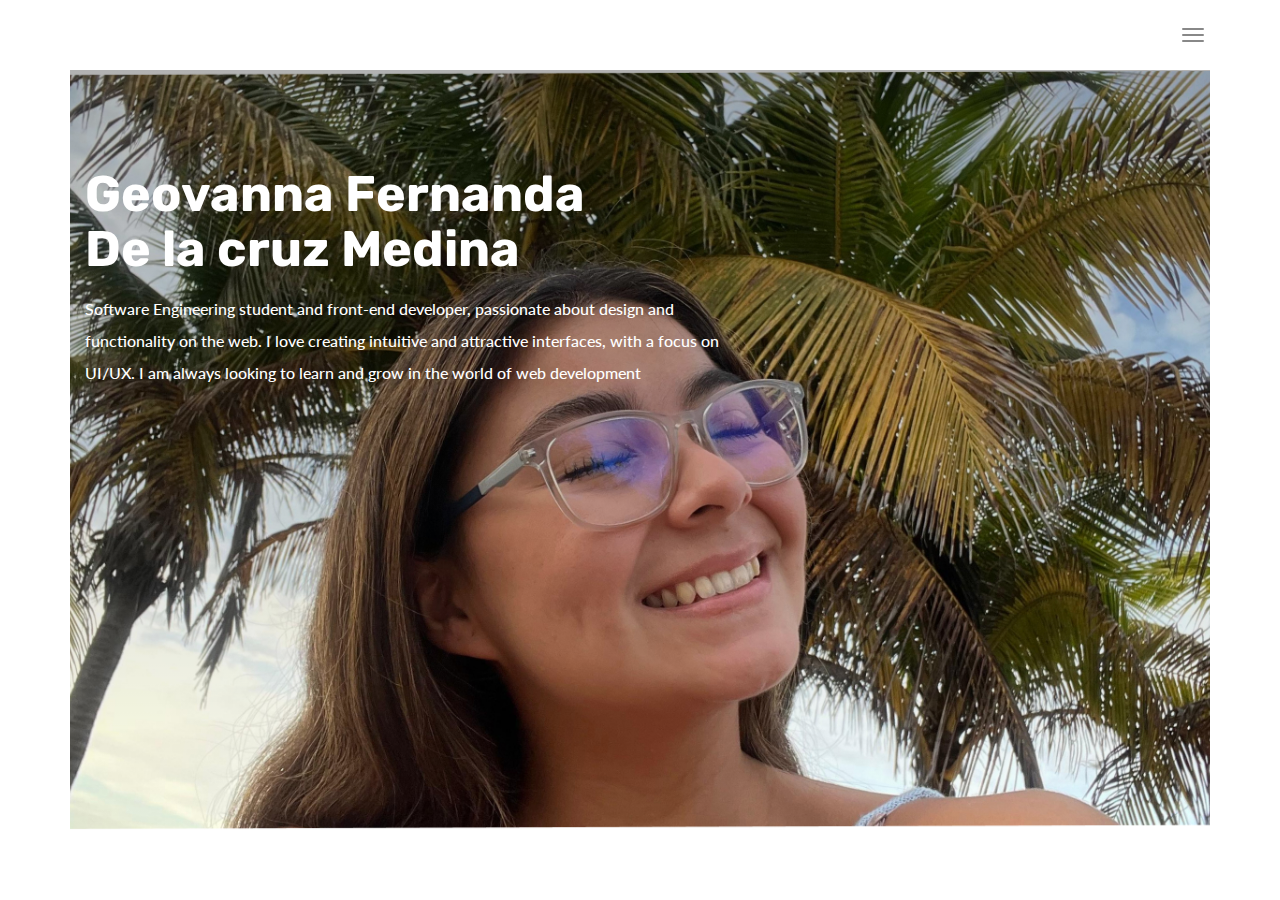
<file: index.html>
<!DOCTYPE html>
<html lang="en">

<head>
  <meta charset="UTF-8">
  <meta content="IE=edge" http-equiv="X-UA-Compatible">
  <meta content="width=device-width,initial-scale=1" name="viewport">
  <meta content="description" name="description">
  <meta name="google" content="notranslate" />
  <meta content="Mashup templates have been developped by Orson.io team" name="author">

  <!-- Disable tap highlight on IE -->
  <meta name="msapplication-tap-highlight" content="no">
  
  <link rel="apple-touch-icon" sizes="180x180" href="./assets/apple-icon-180x180.png">
  <link href="./assets/favicon.ico" rel="icon">
  
  <title>Title page</title>  

<link href="./main.3da94fde.css" rel="stylesheet"></head>

<body>

 <!-- Add your content of header -->

<header>
  <nav class="navbar navbar-fixed-top navbar-default">
    <div class="container">
        <button type="button" class="navbar-toggle">
          <span class="sr-only">Toggle navigation</span>
          <span class="icon-bar"></span>
          <span class="icon-bar"></span>
          <span class="icon-bar"></span>
        </button>
        
      <nav class="navbar-fullscreen" id="navbar-middle">
        <button type="button" class="close" aria-label="Close"><span aria-hidden="true">&times;</span></button>
        <ul class="navbar-fullscreen-links">
          <li><a href="./index.html" title="">Home</a></li>
          <li><a href="./about.html" title="">About Me</a></li>
          <li><a href="./project.html" title="">Experience</a></li>
          <li><a href="./contact.html" title="">Contact Me</a></li>
        </ul>

        <div class="footer-container">
           
          <p><small>© Geovanna Fernanda De la cruz Medina's CV| Website created with <a href="http://www.mashup-template.com/" title="Create website with free html template">Mashup Template</a>/<a href="https://www.unsplash.com/" title="Beautiful Free Images">Unsplash</a></small></p>
                       
        </div>


      </nav> 
    
    </div>
  </nav>
</header>

  
<div class="hero-full-container background-image-container white-text-container" style="background-image:url('./assets/images/home.jpg')">
  <div class="overlay-gradient"></div>
  <div class="container">
    <div class="row">
      <div class="col-xs-12 col-md-7 col-md-offset-1">
        <div class="hero-full-wrapper">
          <div class="text-content">
            <h1>Geovanna Fernanda <br>
              De la cruz Medina</h1>
            <p>Software Engineering student and front-end developer, passionate about design and functionality on the web. I love creating intuitive and attractive interfaces, with a focus on UI/UX. I am always looking to learn and grow in the world of web development</p>
          </div>
        </div>
      </div>
    </div>
  </div>
</div>

<script>
  document.addEventListener("DOMContentLoaded", function (event) {
    navbarFixedTopAnimation();
    closeMenuBeforeGoingToPage();
  });
</script>




<script>
    document.addEventListener("DOMContentLoaded", function (event) {
      navbarToggleSidebar();
      closeMenuBeforeGoingToPage();
      navActivePage();
    });
</script>
 <script type="text/javascript" src="./main.4c6e144e.js"></script></body>

</html>
</file>
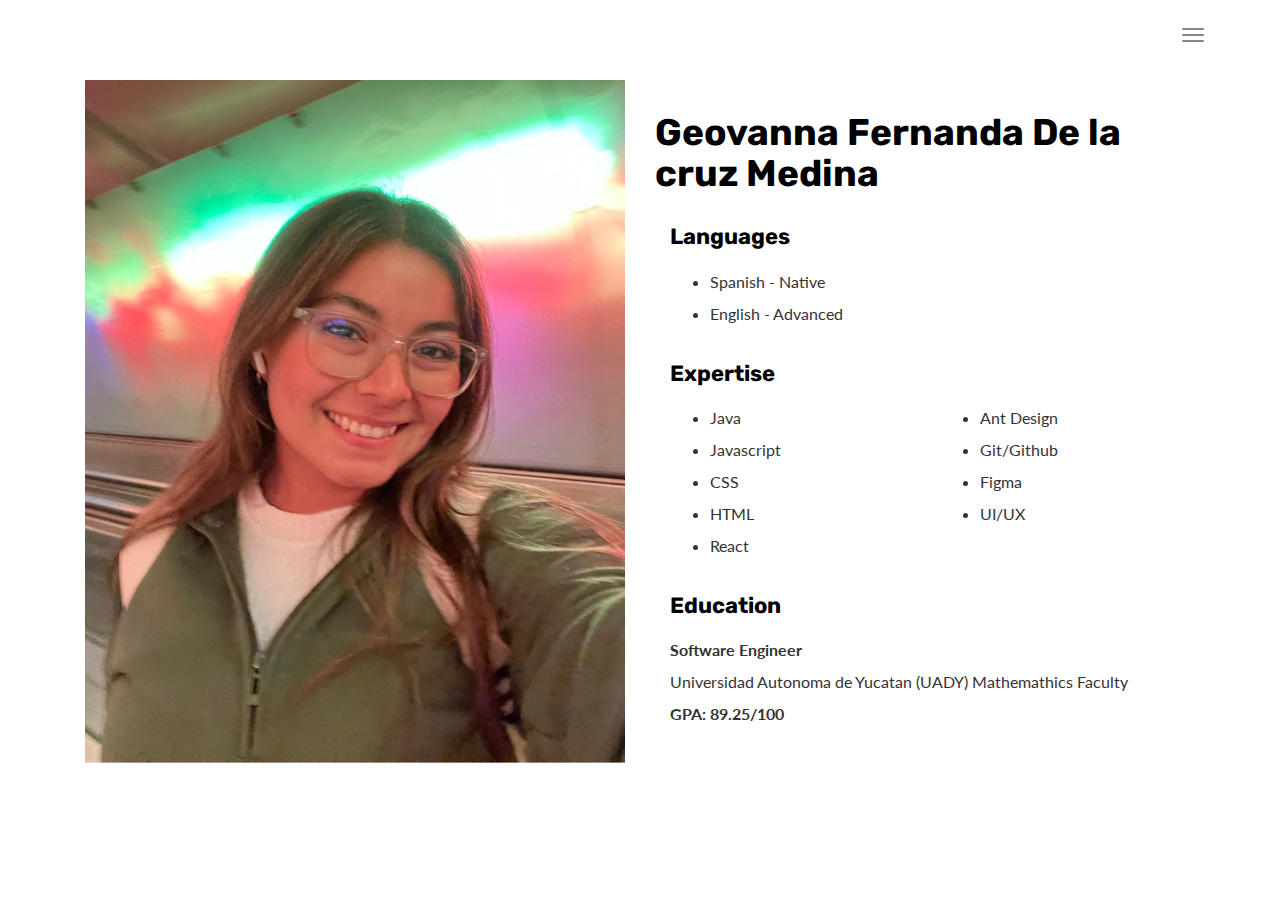
<file: about.html>
<!DOCTYPE html>
<html lang="en">

<head>
  <meta charset="UTF-8">
  <meta content="IE=edge" http-equiv="X-UA-Compatible">
  <meta content="width=device-width,initial-scale=1" name="viewport">
  <meta content="description" name="description">
  <meta name="google" content="notranslate" />
  <meta content="Mashup templates have been developped by Orson.io team" name="author">

  <!-- Disable tap highlight on IE -->
  <meta name="msapplication-tap-highlight" content="no">
  
  <link rel="apple-touch-icon" sizes="180x180" href="./assets/apple-icon-180x180.png">
  <link href="./assets/favicon.ico" rel="icon">
  
  <title>Title page</title>  

<link href="./main.3da94fde.css" rel="stylesheet"></head>

<body>

<!-- Add your content of header -->

<header>
  <nav class="navbar navbar-fixed-top navbar-default">
    <div class="container">
        <button type="button" class="navbar-toggle">
          <span class="sr-only">Toggle navigation</span>
          <span class="icon-bar"></span>
          <span class="icon-bar"></span>
          <span class="icon-bar"></span>
        </button>
        
      <nav class="navbar-fullscreen" id="navbar-middle">
        <button type="button" class="close" aria-label="Close"><span aria-hidden="true">&times;</span></button>
        <ul class="navbar-fullscreen-links">
          <li><a href="./index.html" title="">Home</a></li>
          <li><a href="./about.html" title="">About Me</a></li>
          <li><a href="./project.html" title="">Experience</a></li>
          <li><a href="./contact.html" title="">Contact Me</a></li>
        </ul>

        <div class="footer-container">
           
          <p><small>© Geovanna Fernanda De la cruz Medina's CV | Website created with <a href="http://www.mashup-template.com/" title="Create website with free html template">Mashup Template</a>/<a href="https://www.unsplash.com/" title="Beautiful Free Images">Unsplash</a></small></p>
                       
        </div>


      </nav> 
    
    </div>
  </nav>
</header>
<div class="section-container content-container">
    <div class="container">
        <div class="row">
            <div class="col-xs-12">
                <div class="col-md-6">
                    <img src="./assets/images/profile.jpg" class="img-responsive" alt=""> 
                </div>
                <div class="col-md-6">
                    <h1 class="h2">Geovanna Fernanda De la cruz Medina</h1>
                    <div class="col-md-12">
                      <h4 class="template-title-example">Languages</h4>
                        <ul>
                          <li>Spanish - Native</li>
                          <li>English - Advanced</li>
                        </ul>
                    </div>

                    <div class="col-md-6">
                      <h4 class="template-title-example">Expertise</h4>
                        <ul>
                          <li>Java</li>
                          <li>Javascript</li>
                          <li>CSS</li>
                          <li>HTML</li>
                          <li>React</li>
                        </ul>
                    </div>
                    <div class="col-md-6" style="padding-top: 56px;">
                          <ul>
                            <li>Ant Design</li>
                            <li>Git/Github</li>
                            <li>Figma</li>
                            <li>UI/UX</li>
                          </ul>
                    </div>
                    <br>
                    <br>

                    <div class="col-md-12">
                      <h4 class="template-title-example">Education</h4>
                        <p>
                          <b>Software Engineer</b> <br>
                          Universidad Autonoma de Yucatan 
                          (UADY) Mathemathics Faculty <br/>
                          <b>GPA: 89.25/100</b>
                        </p>
                    </div>
                </div> 
            </div>
        </div>
    </div>
</div>




<script>
    document.addEventListener("DOMContentLoaded", function (event) {
      navbarToggleSidebar();
      closeMenuBeforeGoingToPage();
      navActivePage();
    });
</script>
 <script type="text/javascript" src="./main.4c6e144e.js"></script></body>

</html>
</file>
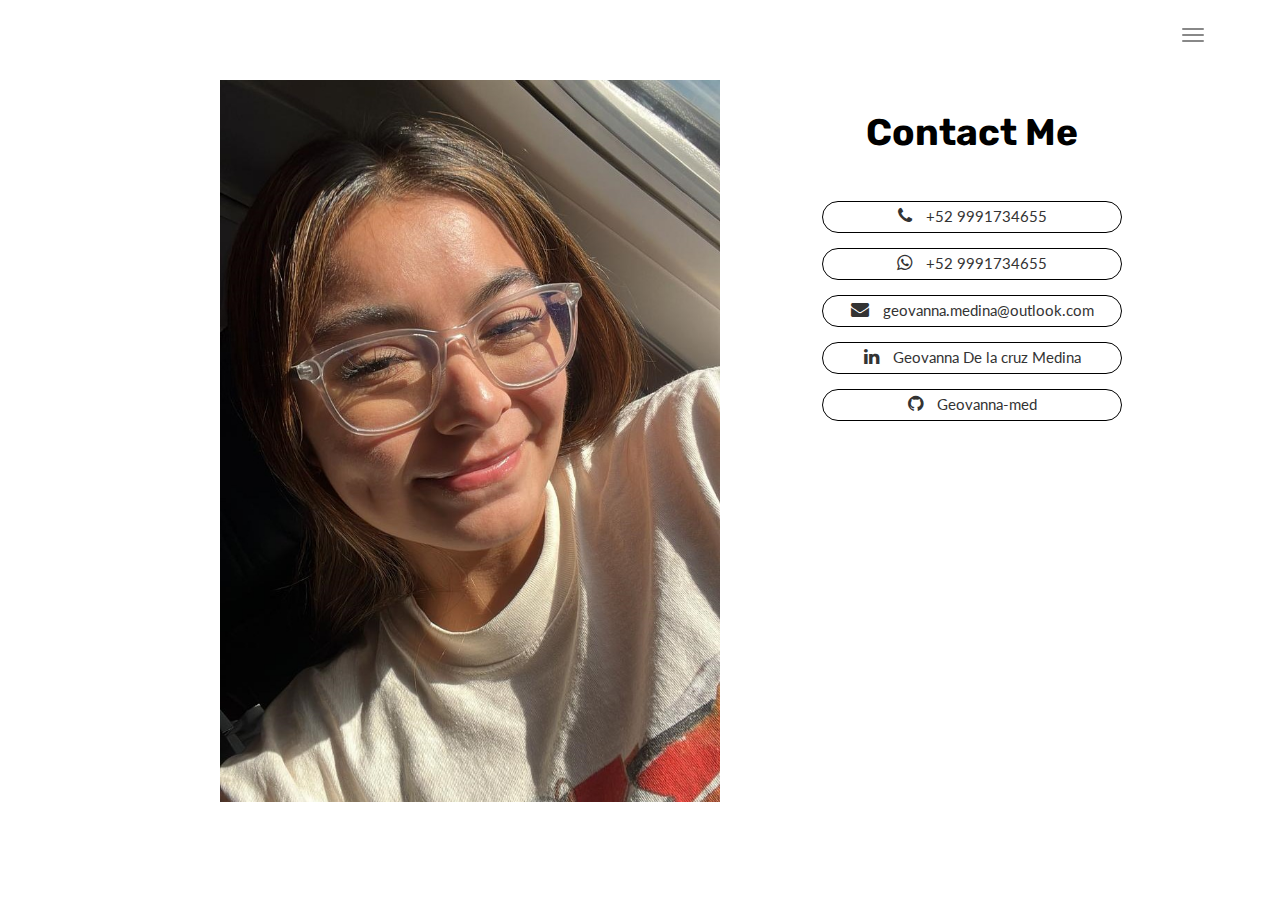
<file: contact.html>
<!DOCTYPE html>
<html lang="en">

<head>
  <meta charset="UTF-8">
  <meta content="IE=edge" http-equiv="X-UA-Compatible">
  <meta content="width=device-width,initial-scale=1" name="viewport">
  <meta content="description" name="description">
  <meta name="google" content="notranslate" />
  <meta content="Mashup templates have been developped by Orson.io team" name="author">

  <!-- Disable tap highlight on IE -->
  <meta name="msapplication-tap-highlight" content="no">
  
  <link rel="apple-touch-icon" sizes="180x180" href="./assets/apple-icon-180x180.png">
  <link href="./assets/favicon.ico" rel="icon">
  
  <title>Title page</title>  

<link href="./main.3da94fde.css" rel="stylesheet"></head>

<body>

<!-- Add your content of header -->

<header>
  <nav class="navbar navbar-fixed-top navbar-default">
    <div class="container">
        <button type="button" class="navbar-toggle">
          <span class="sr-only">Toggle navigation</span>
          <span class="icon-bar"></span>
          <span class="icon-bar"></span>
          <span class="icon-bar"></span>
        </button>
        
      <nav class="navbar-fullscreen" id="navbar-middle">
        <button type="button" class="close" aria-label="Close"><span aria-hidden="true">&times;</span></button>
        <ul class="navbar-fullscreen-links">
          <li><a href="./index.html" title="">Home</a></li>
          <li><a href="./about.html" title="">About Me</a></li>
          <li><a href="./project.html" title="">Experience</a></li>
          <li><a href="./contact.html" title="">Contact Me</a></li>
        </ul>

        <div class="footer-container">
           
          <p><small>© Geovanna Fernanda De la cruz Medina's CV | Website created with <a href="http://www.mashup-template.com/" title="Create website with free html template">Mashup Template</a>/<a href="https://www.unsplash.com/" title="Beautiful Free Images">Unsplash</a></small></p>
                       
        </div>


      </nav> 
    
    </div>
  </nav>
</header>
<div class="section-container content-container">
    <div class="container">
        <div class="row">
            <div class="col-xs-12">
                <div class="col-md-7">
                    <img src="./assets/images/contact_photo.jpeg" class="img-responsive" alt="" width="500"  style="float: right;"> 
                </div>
                
                <div class="col-md-5">
                    <h1 class=" text-center h2">Contact Me</h1>
                    <br>
                    <div class="">
                      <div class="text-center col-md-12" style="justify-content: center;">
                        <ul class=" list-icons">
                          <li>
                            <a href="" class="social-round-icon fa-icon">
                              <i class="fa fa-phone"></i> +52 9991734655
                            </a>
                          </li>
                          <li>
                            <a href="https://wa.me/529991734655?text=I'm%20interested%20in%20your%20CV" class="social-round-icon fa-icon">
                              <i class="fa fa-whatsapp"></i> +52 9991734655
                            </a>
                          </li>
                          <li>
                            <a href="mailto:geovanna.medina@outlook.com?Subject=Interesado%20en%20su%20CV" class="social-round-icon fa-icon">
                              <i class="fa fa-envelope"></i> geovanna.medina@outlook.com
                            </a>
                          </li>
                          <li>
                            <a href="www.linkedin.com/in/geovannamedina" class="social-round-icon fa-icon">
                              <i class="fa fa-linkedin"></i> Geovanna De la cruz Medina
                            </a>
                          </li>
                          <li>
                            <a href="https://github.com/Geovanna-med" class="social-round-icon fa-icon">
                              <i class="fa fa-github"></i> Geovanna-med
                            </a>
                          </li>
                        </ul>
                      </div>
                    </div>
                  </div>
                  
                  
            </div>
        </div>
    </div>
</div>




<script>
    document.addEventListener("DOMContentLoaded", function (event) {
      navbarToggleSidebar();
      closeMenuBeforeGoingToPage();
      navActivePage();
    });
</script>
 <script type="text/javascript" src="./main.4c6e144e.js"></script></body>

</html>
</file>
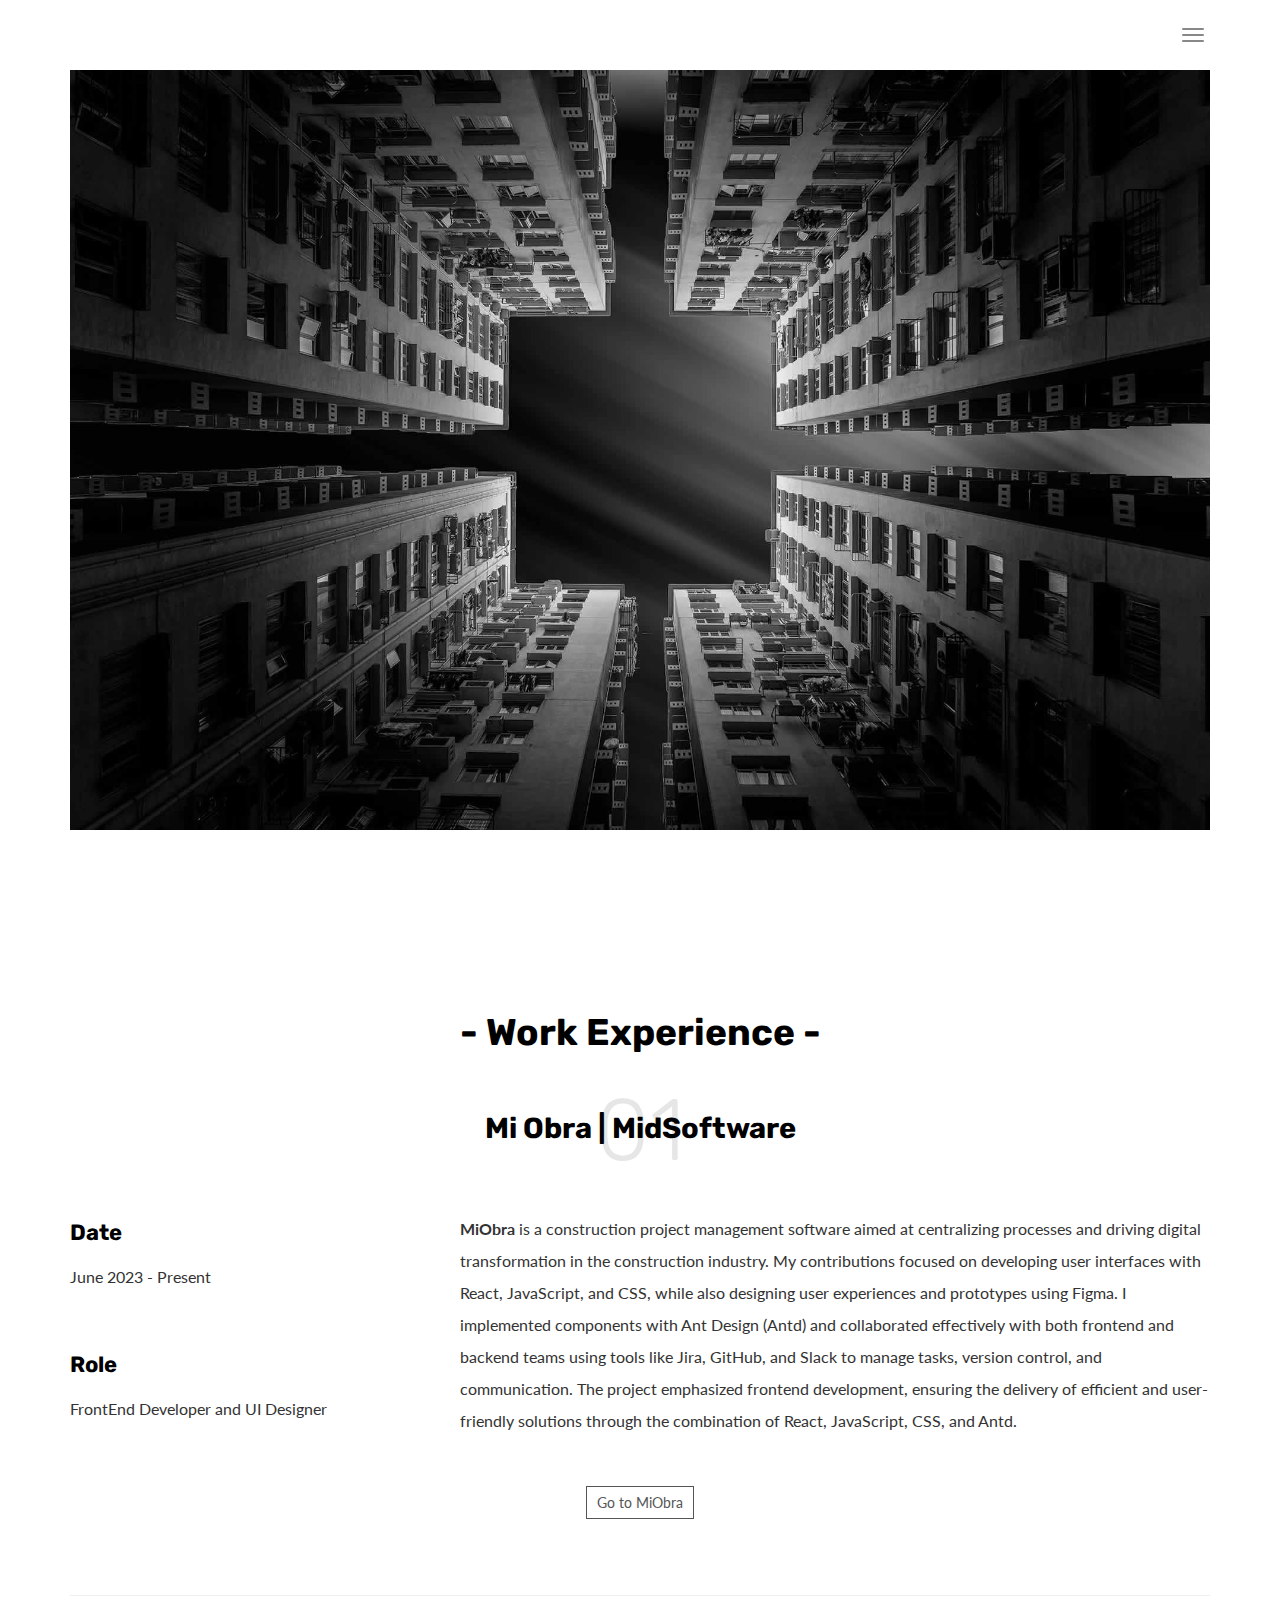
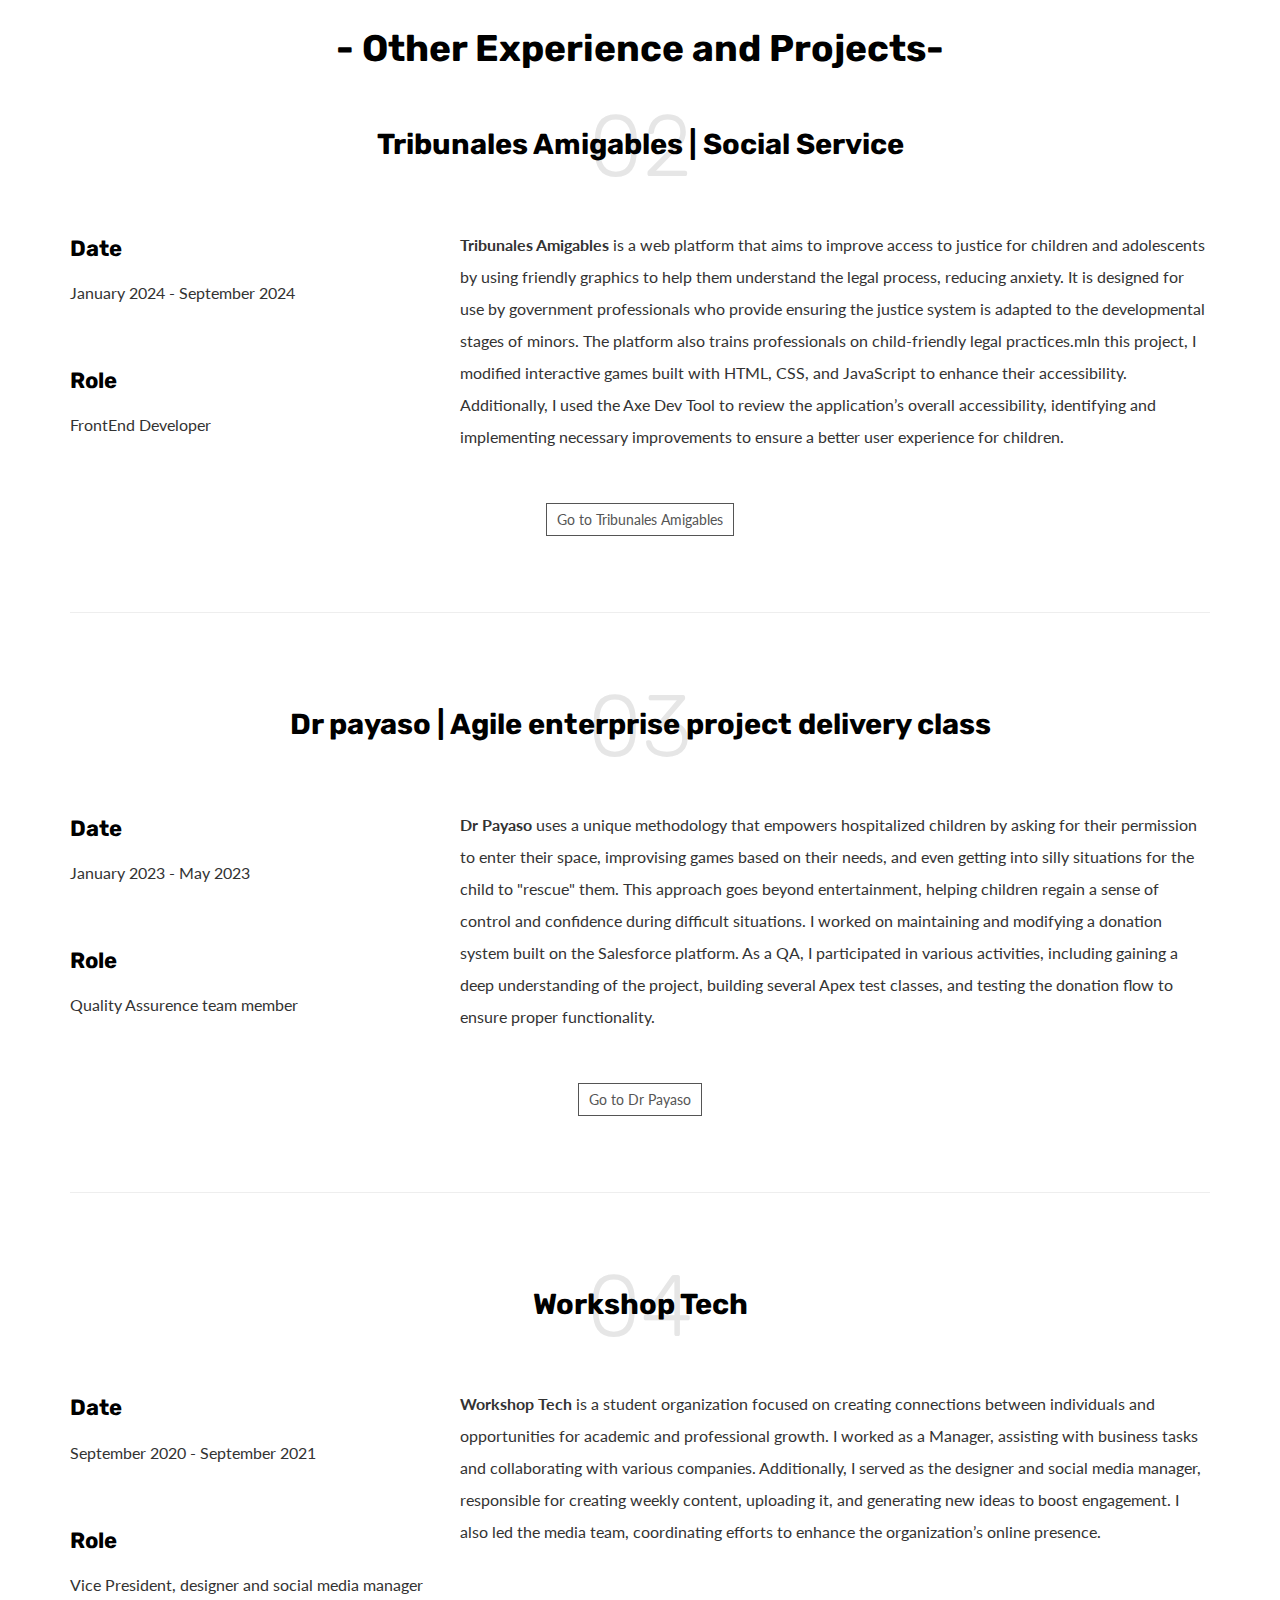
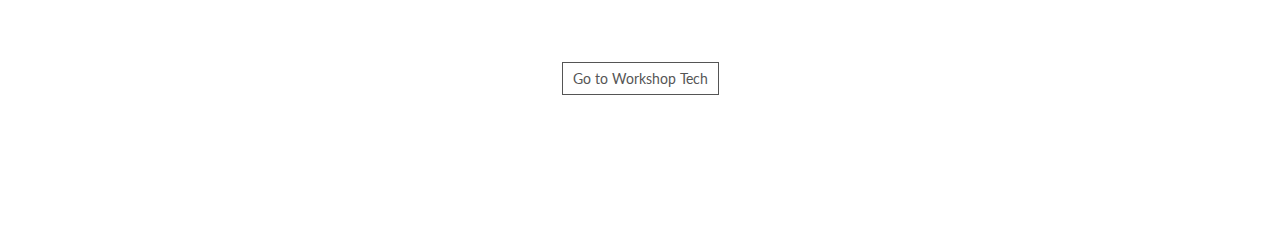
<file: project.html>
<!DOCTYPE html>
<html lang="en">

<head>
  <meta charset="UTF-8">
  <meta content="IE=edge" http-equiv="X-UA-Compatible">
  <meta content="width=device-width,initial-scale=1" name="viewport">
  <meta content="description" name="description">
  <meta name="google" content="notranslate" />
  <meta content="Mashup templates have been developped by Orson.io team" name="author">

  <!-- Disable tap highlight on IE -->
  <meta name="msapplication-tap-highlight" content="no">
  
  <link rel="apple-touch-icon" sizes="180x180" href="./assets/apple-icon-180x180.png">
  <link href="./assets/favicon.ico" rel="icon">
  
  <title>Title page</title>  

<link href="./main.3da94fde.css" rel="stylesheet"></head>

<body>

 <!-- Add your content of header -->

<header>
  <nav class="navbar navbar-fixed-top navbar-default">
    <div class="container">
        <button type="button" class="navbar-toggle">
          <span class="sr-only">Toggle navigation</span>
          <span class="icon-bar"></span>
          <span class="icon-bar"></span>
          <span class="icon-bar"></span>
        </button>
        
      <nav class="navbar-fullscreen" id="navbar-middle">
        <button type="button" class="close" aria-label="Close"><span aria-hidden="true">&times;</span></button>
        <ul class="navbar-fullscreen-links">
          <li><a href="./index.html" title="">Home</a></li>
          <li><a href="./about.html" title="">About Me</a></li>
          <li><a href="./project.html" title="">Experience</a></li>
          <li><a href="./contact.html" title="">Contact Me</a></li>
        </ul>

        <div class="footer-container">
           
          <p><small>© Geovanna Fernanda De la cruz Medina's CV | Website created with <a href="http://www.mashup-template.com/" title="Create website with free html template">Mashup Template</a>/<a href="https://www.unsplash.com/" title="Beautiful Free Images">Unsplash</a></small></p>

                       
        </div>


      </nav> 
    
    </div>
  </nav>
</header>

  
<div class="hero-full-container background-image-container white-text-container" style="background-image:url('./assets/images/img-08.jpg')">
  <div class="container">
    <div class="row">
      <div class="col-xs-12">
        <div class="hero-full-wrapper">
          <div class="text-content  text-center">
          </div>
        </div>
      </div>
    </div>
  </div>
</div>

<div class="section-container">
  <div class="container">
    <div class="row">
      <div class="col-xs-12">
        <div class="text-center section-container-spacer">
          <h2> - Work Experience - </h2>
        </div>
        <div class="text-center section-container-spacer">
          <h3 class="with-project-number"><span class="project-number">01</span>Mi Obra | MidSoftware</h3>
        </div>
        <div class="row section-container-spacer">
          <div class="col-md-4">
              <div class="section-container-spacer">
                <h4>Date</h4>
                <p>June 2023 - Present</p>
              </div>

              <div class="section-container-spacer">
                <h4>Role</h4>
                <p>FrontEnd Developer and UI Designer</p>
              </div>
          </div>
          <div class="col-md-8" style="margin-top: 8px;">
            <p>
              <b>MiObra</b> is a construction project management software aimed at centralizing processes 
              and driving digital transformation in the construction industry. My contributions focused 
              on developing user interfaces with React, JavaScript, and CSS, while also designing user 
              experiences and prototypes using Figma. I implemented components with Ant Design (Antd) and 
              collaborated effectively with both frontend and backend teams using tools like Jira, GitHub, 
              and Slack to manage tasks, version control, and communication. The project emphasized frontend 
              development, ensuring the delivery of efficient and user-friendly solutions through the 
              combination of React, JavaScript, CSS, and Antd.
            </p>
          </div>
          <div class="col-md-12" style="text-align: center;">
            <p><a href="https://www.miobra.mx/" class="btn btn-default btn-sm">Go to MiObra</a></p>
          </div>
        </div>

        <hr class="divider">

        <div class="text-center section-container-spacer">
          <h2> - Other Experience and Projects- </h2>
        </div>

        <div class="text-center section-container-spacer">
          <h3 class="with-project-number"><span class="project-number">02</span>Tribunales Amigables | Social Service</h3>
        </div>
        <div class="row section-container-spacer">
          <div class="col-md-4">
              <div class="section-container-spacer">
                <h4>Date</h4>
                <p>January 2024 - September 2024</p>
              </div>

              <div class="section-container-spacer">
                <h4>Role</h4>
                <p>FrontEnd Developer</p>
              </div>
          </div>
          <div class="col-md-8" style="margin-top: 8px;">
            <p>
              <b>Tribunales Amigables</b> is a web platform that aims to improve access to justice for 
              children and adolescents by using friendly graphics to help them understand the legal 
              process, reducing anxiety. It is designed for use by government professionals who provide 
              ensuring the justice system is adapted to the developmental stages of minors. The platform 
              also trains professionals on child-friendly legal practices.mIn this project, I modified 
              interactive games built with HTML, CSS, and JavaScript to enhance their accessibility. 
              Additionally, I used the Axe Dev Tool to review the application’s overall accessibility, 
              identifying and implementing necessary improvements to ensure a better user experience for 
              children.
            </p>
          </div>
          <div class="col-md-12" style="text-align: center;">
            <p><a href="https://prevencionamigable.com.mx/" class="btn btn-default btn-sm">Go to Tribunales Amigables</a></p>
          </div>
        </div>

        <hr class="divider">
        <br>

        <div class="text-center section-container-spacer">
          <h3 class="with-project-number"><span class="project-number">03</span>Dr payaso | Agile enterprise project delivery class</h3>
        </div>
        <div class="row section-container-spacer">
          <div class="col-md-4">
              <div class="section-container-spacer">
                <h4>Date</h4>
                <p>January 2023 - May 2023</p>
              </div>

              <div class="section-container-spacer">
                <h4>Role</h4>
                <p>Quality Assurence team member</p>
              </div>
          </div>
          <div class="col-md-8" style="margin-top: 8px;">
            <p>
              <b>Dr Payaso </b>uses a unique methodology that empowers hospitalized children 
              by asking for their permission to enter their space, improvising games based on their needs, 
              and even getting into silly situations for the child to "rescue" them. This approach goes beyond 
              entertainment, helping children regain a sense of control and confidence during difficult situations.
              I worked on maintaining and modifying a donation system built on the Salesforce platform. As a QA, 
              I participated in various activities, including gaining a deep understanding of the project, building 
              several Apex test classes, and testing the donation flow to ensure proper functionality.

            </p>
          </div>
          <div class="col-md-12" style="text-align: center;">
            <p><a href="https://doctorpayaso.com/" class="btn btn-default btn-sm">Go to Dr Payaso</a></p>
          </div>
        </div>

        <hr class="divider">
        <br>

        <div class="text-center section-container-spacer">
          <h3 class="with-project-number"><span class="project-number">04</span>Workshop Tech</h3>
        </div>
        <div class="row section-container-spacer">
          <div class="col-md-4">
              <div class="section-container-spacer">
                <h4>Date</h4>
                <p>September 2020 - September 2021</p>
              </div>

              <div class="section-container-spacer">
                <h4>Role</h4>
                <p>Vice President, designer and social media manager</p>
              </div>
          </div>
          <div class="col-md-8" style="margin-top: 8px;">
            <p>
              <b>Workshop Tech </b>is a student organization focused on creating connections between individuals and 
              opportunities for academic and professional growth. I worked as a Manager, assisting with business 
              tasks and collaborating with various companies. Additionally, I served as the designer and social 
              media manager, responsible for creating weekly content, uploading it, and generating new ideas to 
              boost engagement. I also led the media team, coordinating efforts to enhance the organization’s online presence.
            </p>
          </div>
          <div class="col-md-12" style="text-align: center;">
            <p><a href="https://www.facebook.com/workshoptech" class="btn btn-default btn-sm">Go to Workshop Tech</a></p>
          </div>
        </div>
      </div>
    </div>
  </div>
</div>


<script>
    document.addEventListener("DOMContentLoaded", function (event) {
      navbarToggleSidebar();
      closeMenuBeforeGoingToPage();
      navActivePage();
    });
</script>
 <script type="text/javascript" src="./main.4c6e144e.js"></script></body>

</html>
</file>
<file: main.3da94fde.css>
@import url(https://fonts.googleapis.com/css?family=Lato:300,700|Rubik:400,700);
@import url(https://maxcdn.bootstrapcdn.com/font-awesome/4.7.0/css/font-awesome.min.css);

/*!
 * Bootstrap v3.3.7 (http://getbootstrap.com)
 * Copyright 2011-2016 Twitter, Inc.
 * Licensed under MIT (https://github.com/twbs/bootstrap/blob/master/LICENSE)
 */
/*! normalize.css v3.0.3 | MIT License | github.com/necolas/normalize.css */
html {
    font-family: sans-serif;
    -ms-text-size-adjust: 100%;
    -webkit-text-size-adjust: 100%
}

body {
    margin: 0
}

article,
aside,
details,
figcaption,
figure,
footer,
header,
hgroup,
main,
menu,
nav,
section,
summary {
    display: block
}

audio,
canvas,
progress,
video {
    display: inline-block;
    vertical-align: baseline
}

audio:not([controls]) {
    display: none;
    height: 0
}

[hidden],
template {
    display: none
}

a {
    background-color: transparent
}

a:active,
a:hover {
    outline: 0
}

abbr[title] {
    border-bottom: 1px dotted
}

b,
strong {
    font-weight: 700
}

dfn {
    font-style: italic
}

h1 {
    font-size: 2em;
    margin: .67em 0
}

mark {
    background: #ff0;
    color: #000
}

small {
    font-size: 80%
}

sub,
sup {
    font-size: 75%;
    line-height: 0;
    position: relative;
    vertical-align: baseline
}

sup {
    top: -.5em
}

sub {
    bottom: -.25em
}

img {
    border: 0
}

svg:not(:root) {
    overflow: hidden
}

figure {
    margin: 1em 40px
}

hr {
    box-sizing: content-box;
    height: 0
}

pre {
    overflow: auto
}

code,
kbd,
pre,
samp {
    font-family: monospace, monospace;
    font-size: 1em
}

button,
input,
optgroup,
select,
textarea {
    color: inherit;
    font: inherit;
    margin: 0
}

button {
    overflow: visible
}

button,
select {
    text-transform: none
}

button,
html input[type=button],
input[type=reset],
input[type=submit] {
    -webkit-appearance: button;
    cursor: pointer
}

button[disabled],
html input[disabled] {
    cursor: default
}

button::-moz-focus-inner,
input::-moz-focus-inner {
    border: 0;
    padding: 0
}

input {
    line-height: normal
}

input[type=checkbox],
input[type=radio] {
    box-sizing: border-box;
    padding: 0
}

input[type=number]::-webkit-inner-spin-button,
input[type=number]::-webkit-outer-spin-button {
    height: auto
}

input[type=search] {
    -webkit-appearance: textfield;
    box-sizing: content-box
}

input[type=search]::-webkit-search-cancel-button,
input[type=search]::-webkit-search-decoration {
    -webkit-appearance: none
}

fieldset {
    border: 1px solid silver;
    margin: 0 2px;
    padding: .35em .625em .75em
}

textarea {
    overflow: auto
}

optgroup {
    font-weight: 700
}

table {
    border-collapse: collapse;
    border-spacing: 0
}

td,
th {
    padding: 0
}

/*! Source: https://github.com/h5bp/html5-boilerplate/blob/master/src/css/main.css */
@media print {

    *,
    :after,
    :before {
        background: transparent !important;
        color: #000 !important;
        box-shadow: none !important;
        text-shadow: none !important
    }

    a,
    a:visited {
        text-decoration: underline
    }

    a[href]:after {
        content: " (" attr(href) ")"
    }

    abbr[title]:after {
        content: " (" attr(title) ")"
    }

    a[href^="#"]:after,
    a[href^="javascript:"]:after {
        content: ""
    }

    blockquote,
    pre {
        border: 1px solid #999;
        page-break-inside: avoid
    }

    thead {
        display: table-header-group
    }

    img,
    tr {
        page-break-inside: avoid
    }

    img {
        max-width: 100% !important
    }

    h2,
    h3,
    p {
        orphans: 3;
        widows: 3
    }

    h2,
    h3 {
        page-break-after: avoid
    }

    .navbar {
        display: none
    }

    .btn>.caret,
    .dropup>.btn>.caret {
        border-top-color: #000 !important
    }

    .label {
        border: 1px solid #000
    }

    .table {
        border-collapse: collapse !important
    }

    .table td,
    .table th {
        background-color: #fff !important
    }

    .table-bordered td,
    .table-bordered th {
        border: 1px solid #ddd !important
    }
}

*,
:after,
:before {
    -webkit-box-sizing: border-box;
    -moz-box-sizing: border-box;
    box-sizing: border-box
}

html {
    font-size: 10px;
    -webkit-tap-highlight-color: transparent
}

body {
    font-family: Lato, Helvetica, Arial, sans-serif;
    font-size: 16px;
    line-height: 2;
    color: #333;
    background-color: #fff
}

button,
input,
select,
textarea {
    font-family: inherit;
    font-size: inherit;
    line-height: inherit
}

a {
    color: #333;
    text-decoration: none
}

a:focus,
a:hover {
    color: #0d0d0d;
    text-decoration: underline
}

a:focus {
    outline: 5px auto -webkit-focus-ring-color;
    outline-offset: -2px
}

figure {
    margin: 0
}

img {
    vertical-align: middle
}

.img-responsive {
    display: block;
    max-width: 100%;
    height: auto
}

.img-rounded {
    border-radius: 0
}

.img-thumbnail {
    padding: 4px;
    line-height: 2;
    background-color: #fff;
    border: 1px solid #ddd;
    border-radius: 0;
    -webkit-transition: all .2s ease-in-out;
    -o-transition: all .2s ease-in-out;
    transition: all .2s ease-in-out;
    display: inline-block;
    max-width: 100%;
    height: auto
}

.img-circle {
    border-radius: 50%
}

hr {
    margin-top: 32px;
    margin-bottom: 32px;
    border: 0;
    border-top: 1px solid #eee
}

.sr-only {
    position: absolute;
    width: 1px;
    height: 1px;
    margin: -1px;
    padding: 0;
    overflow: hidden;
    clip: rect(0, 0, 0, 0);
    border: 0
}

.sr-only-focusable:active,
.sr-only-focusable:focus {
    position: static;
    width: auto;
    height: auto;
    margin: 0;
    overflow: visible;
    clip: auto
}

[role=button] {
    cursor: pointer
}

.h1,
.h2,
.h3,
.h4,
.h5,
.h6,
h1,
h2,
h3,
h4,
h5,
h6 {
    font-family: Rubik, Helvetica, Arial, sans-serif;
    font-weight: 700;
    line-height: 1.1;
    color: #000
}

.h1 .small,
.h1 small,
.h2 .small,
.h2 small,
.h3 .small,
.h3 small,
.h4 .small,
.h4 small,
.h5 .small,
.h5 small,
.h6 .small,
.h6 small,
h1 .small,
h1 small,
h2 .small,
h2 small,
h3 .small,
h3 small,
h4 .small,
h4 small,
h5 .small,
h5 small,
h6 .small,
h6 small {
    font-weight: 400;
    line-height: 1;
    color: #777
}

.h1,
.h2,
.h3,
h1,
h2,
h3 {
    margin-top: 32px;
    margin-bottom: 16px
}

.h1 .small,
.h1 small,
.h2 .small,
.h2 small,
.h3 .small,
.h3 small,
h1 .small,
h1 small,
h2 .small,
h2 small,
h3 .small,
h3 small {
    font-size: 65%
}

.h4,
.h5,
.h6,
h4,
h5,
h6 {
    margin-top: 16px;
    margin-bottom: 16px
}

.h4 .small,
.h4 small,
.h5 .small,
.h5 small,
.h6 .small,
.h6 small,
h4 .small,
h4 small,
h5 .small,
h5 small,
h6 .small,
h6 small {
    font-size: 75%
}

.h1,
h1 {
    font-size: 50px
}

.h2,
h2 {
    font-size: 37px
}

.h3,
h3 {
    font-size: 29px
}

.h4,
h4 {
    font-size: 22px
}

.h5,
h5 {
    font-size: 16px
}

.h6,
h6 {
    font-size: 14px
}

p {
    margin: 0 0 16px
}

.lead {
    margin-bottom: 32px;
    font-size: 18px;
    font-weight: 300;
    line-height: 1.4
}

@media (min-width:768px) {
    .lead {
        font-size: 24px
    }
}

.small,
small {
    font-size: 87%
}

.mark,
mark {
    background-color: #fcf8e3;
    padding: .2em
}

.text-left {
    text-align: left
}

.text-right {
    text-align: right
}

.text-center {
    text-align: center
}

.text-justify {
    text-align: justify
}

.text-nowrap {
    white-space: nowrap
}

.text-lowercase {
    text-transform: lowercase
}

.initialism,
.text-uppercase {
    text-transform: uppercase
}

.text-capitalize {
    text-transform: capitalize
}

.text-muted {
    color: #777
}

.text-primary {
    color: #333
}

a.text-primary:focus,
a.text-primary:hover {
    color: #1a1a1a
}

.text-success {
    color: #fff
}

a.text-success:focus,
a.text-success:hover {
    color: #e6e6e6
}

.text-info {
    color: #31708f
}

a.text-info:focus,
a.text-info:hover {
    color: #245269
}

.text-warning {
    color: #8a6d3b
}

a.text-warning:focus,
a.text-warning:hover {
    color: #66512c
}

.text-danger {
    color: #fff
}

a.text-danger:focus,
a.text-danger:hover {
    color: #e6e6e6
}

.bg-primary {
    color: #fff;
    background-color: #333
}

a.bg-primary:focus,
a.bg-primary:hover {
    background-color: #1a1a1a
}

.bg-success {
    background-color: #684ad7
}

a.bg-success:focus,
a.bg-success:hover {
    background-color: #4b2bc3
}

.bg-info {
    background-color: #d9edf7
}

a.bg-info:focus,
a.bg-info:hover {
    background-color: #afd9ee
}

.bg-warning {
    background-color: #fcf8e3
}

a.bg-warning:focus,
a.bg-warning:hover {
    background-color: #f7ecb5
}

.bg-danger {
    background-color: #d9534f
}

a.bg-danger:focus,
a.bg-danger:hover {
    background-color: #c9302c
}

.page-header {
    padding-bottom: 15px;
    margin: 64px 0 32px;
    border-bottom: 1px solid #eee
}

ol,
ul {
    margin-top: 0;
    margin-bottom: 16px
}

ol ol,
ol ul,
ul ol,
ul ul {
    margin-bottom: 0
}

.list-inline,
.list-unstyled {
    padding-left: 0;
    list-style: none
}

.list-inline {
    margin-left: -5px
}

.list-inline>li {
    display: inline-block;
    padding-left: 5px;
    padding-right: 5px
}

dl {
    margin-top: 0;
    margin-bottom: 32px
}

dd,
dt {
    line-height: 2
}

dt {
    font-weight: 700
}

dd {
    margin-left: 0
}

.dl-horizontal dd:after,
.dl-horizontal dd:before {
    content: " ";
    display: table
}

.dl-horizontal dd:after {
    clear: both
}

@media (min-width:768px) {
    .dl-horizontal dt {
        float: left;
        width: 160px;
        clear: left;
        text-align: right;
        overflow: hidden;
        text-overflow: ellipsis;
        white-space: nowrap
    }

    .dl-horizontal dd {
        margin-left: 180px
    }
}

abbr[data-original-title],
abbr[title] {
    cursor: help;
    border-bottom: 1px dotted #777
}

.initialism {
    font-size: 90%
}

blockquote {
    padding: 16px 32px;
    margin: 0 0 32px;
    font-size: 20px;
    border-left: 5px solid #eee
}

blockquote ol:last-child,
blockquote p:last-child,
blockquote ul:last-child {
    margin-bottom: 0
}

blockquote .small,
blockquote footer,
blockquote small {
    display: block;
    font-size: 80%;
    line-height: 2;
    color: #777
}

blockquote .small:before,
blockquote footer:before,
blockquote small:before {
    content: "\2014   \A0"
}

.blockquote-reverse,
blockquote.pull-right {
    padding-right: 15px;
    padding-left: 0;
    border-right: 5px solid #eee;
    border-left: 0;
    text-align: right
}

.blockquote-reverse .small:before,
.blockquote-reverse footer:before,
.blockquote-reverse small:before,
blockquote.pull-right .small:before,
blockquote.pull-right footer:before,
blockquote.pull-right small:before {
    content: ""
}

.blockquote-reverse .small:after,
.blockquote-reverse footer:after,
.blockquote-reverse small:after,
blockquote.pull-right .small:after,
blockquote.pull-right footer:after,
blockquote.pull-right small:after {
    content: "\A0   \2014"
}

address {
    margin-bottom: 32px;
    font-style: normal;
    line-height: 2
}

code,
kbd,
pre,
samp {
    font-family: Menlo, Monaco, Consolas, Courier New, monospace
}

code {
    color: #c7254e;
    background-color: #f9f2f4
}

code,
kbd {
    padding: 2px 4px;
    font-size: 90%;
    border-radius: 0
}

kbd {
    color: #fff;
    background-color: #333;
    box-shadow: inset 0 -1px 0 rgba(0, 0, 0, .25)
}

kbd kbd {
    padding: 0;
    font-size: 100%;
    font-weight: 700;
    box-shadow: none
}

pre {
    display: block;
    padding: 15.5px;
    margin: 0 0 16px;
    font-size: 15px;
    line-height: 2;
    word-break: break-all;
    word-wrap: break-word;
    color: #333;
    background-color: #f5f5f5;
    border: 1px solid #ccc;
    border-radius: 0
}

pre code {
    padding: 0;
    font-size: inherit;
    color: inherit;
    white-space: pre-wrap;
    background-color: transparent;
    border-radius: 0
}

.pre-scrollable {
    max-height: 340px;
    overflow-y: scroll
}

.container {
    margin-right: auto;
    margin-left: auto;
    padding-left: 15px;
    padding-right: 15px
}

.container:after,
.container:before {
    content: " ";
    display: table
}

.container:after {
    clear: both
}

@media (min-width:768px) {
    .container {
        width: 750px
    }
}

@media (min-width:992px) {
    .container {
        width: 970px
    }
}

@media (min-width:1200px) {
    .container {
        width: 1170px
    }
}

.container-fluid {
    margin-right: auto;
    margin-left: auto;
    padding-left: 15px;
    padding-right: 15px
}

.container-fluid:after,
.container-fluid:before {
    content: " ";
    display: table
}

.container-fluid:after {
    clear: both
}

.row {
    margin-left: -15px;
    margin-right: -15px
}

.row:after,
.row:before {
    content: " ";
    display: table
}

.row:after {
    clear: both
}

.col-lg-1,
.col-lg-2,
.col-lg-3,
.col-lg-4,
.col-lg-5,
.col-lg-6,
.col-lg-7,
.col-lg-8,
.col-lg-9,
.col-lg-10,
.col-lg-11,
.col-lg-12,
.col-md-1,
.col-md-2,
.col-md-3,
.col-md-4,
.col-md-5,
.col-md-6,
.col-md-7,
.col-md-8,
.col-md-9,
.col-md-10,
.col-md-11,
.col-md-12,
.col-sm-1,
.col-sm-2,
.col-sm-3,
.col-sm-4,
.col-sm-5,
.col-sm-6,
.col-sm-7,
.col-sm-8,
.col-sm-9,
.col-sm-10,
.col-sm-11,
.col-sm-12,
.col-xs-1,
.col-xs-2,
.col-xs-3,
.col-xs-4,
.col-xs-5,
.col-xs-6,
.col-xs-7,
.col-xs-8,
.col-xs-9,
.col-xs-10,
.col-xs-11,
.col-xs-12 {
    position: relative;
    min-height: 1px;
    padding-left: 15px;
    padding-right: 15px
}

.col-xs-1,
.col-xs-2,
.col-xs-3,
.col-xs-4,
.col-xs-5,
.col-xs-6,
.col-xs-7,
.col-xs-8,
.col-xs-9,
.col-xs-10,
.col-xs-11,
.col-xs-12 {
    float: left
}

.col-xs-1 {
    width: 8.33333%
}

.col-xs-2 {
    width: 16.66667%
}

.col-xs-3 {
    width: 25%
}

.col-xs-4 {
    width: 33.33333%
}

.col-xs-5 {
    width: 41.66667%
}

.col-xs-6 {
    width: 50%
}

.col-xs-7 {
    width: 58.33333%
}

.col-xs-8 {
    width: 66.66667%
}

.col-xs-9 {
    width: 75%
}

.col-xs-10 {
    width: 83.33333%
}

.col-xs-11 {
    width: 91.66667%
}

.col-xs-12 {
    width: 100%
}

.col-xs-pull-0 {
    right: auto
}

.col-xs-pull-1 {
    right: 8.33333%
}

.col-xs-pull-2 {
    right: 16.66667%
}

.col-xs-pull-3 {
    right: 25%
}

.col-xs-pull-4 {
    right: 33.33333%
}

.col-xs-pull-5 {
    right: 41.66667%
}

.col-xs-pull-6 {
    right: 50%
}

.col-xs-pull-7 {
    right: 58.33333%
}

.col-xs-pull-8 {
    right: 66.66667%
}

.col-xs-pull-9 {
    right: 75%
}

.col-xs-pull-10 {
    right: 83.33333%
}

.col-xs-pull-11 {
    right: 91.66667%
}

.col-xs-pull-12 {
    right: 100%
}

.col-xs-push-0 {
    left: auto
}

.col-xs-push-1 {
    left: 8.33333%
}

.col-xs-push-2 {
    left: 16.66667%
}

.col-xs-push-3 {
    left: 25%
}

.col-xs-push-4 {
    left: 33.33333%
}

.col-xs-push-5 {
    left: 41.66667%
}

.col-xs-push-6 {
    left: 50%
}

.col-xs-push-7 {
    left: 58.33333%
}

.col-xs-push-8 {
    left: 66.66667%
}

.col-xs-push-9 {
    left: 75%
}

.col-xs-push-10 {
    left: 83.33333%
}

.col-xs-push-11 {
    left: 91.66667%
}

.col-xs-push-12 {
    left: 100%
}

.col-xs-offset-0 {
    margin-left: 0
}

.col-xs-offset-1 {
    margin-left: 0%
}

.col-xs-offset-2 {
    margin-left: 16.66667%
}

.col-xs-offset-3 {
    margin-left: 25%
}

.col-xs-offset-4 {
    margin-left: 33.33333%
}

.col-xs-offset-5 {
    margin-left: 41.66667%
}

.col-xs-offset-6 {
    margin-left: 50%
}

.col-xs-offset-7 {
    margin-left: 58.33333%
}

.col-xs-offset-8 {
    margin-left: 66.66667%
}

.col-xs-offset-9 {
    margin-left: 75%
}

.col-xs-offset-10 {
    margin-left: 83.33333%
}

.col-xs-offset-11 {
    margin-left: 91.66667%
}

.col-xs-offset-12 {
    margin-left: 100%
}

@media (min-width:768px) {

    .col-sm-1,
    .col-sm-2,
    .col-sm-3,
    .col-sm-4,
    .col-sm-5,
    .col-sm-6,
    .col-sm-7,
    .col-sm-8,
    .col-sm-9,
    .col-sm-10,
    .col-sm-11,
    .col-sm-12 {
        float: left
    }

    .col-sm-1 {
        width: 8.33333%
    }

    .col-sm-2 {
        width: 16.66667%
    }

    .col-sm-3 {
        width: 25%
    }

    .col-sm-4 {
        width: 33.33333%
    }

    .col-sm-5 {
        width: 41.66667%
    }

    .col-sm-6 {
        width: 50%
    }

    .col-sm-7 {
        width: 58.33333%
    }

    .col-sm-8 {
        width: 66.66667%
    }

    .col-sm-9 {
        width: 75%
    }

    .col-sm-10 {
        width: 83.33333%
    }

    .col-sm-11 {
        width: 91.66667%
    }

    .col-sm-12 {
        width: 100%
    }

    .col-sm-pull-0 {
        right: auto
    }

    .col-sm-pull-1 {
        right: 8.33333%
    }

    .col-sm-pull-2 {
        right: 16.66667%
    }

    .col-sm-pull-3 {
        right: 25%
    }

    .col-sm-pull-4 {
        right: 33.33333%
    }

    .col-sm-pull-5 {
        right: 41.66667%
    }

    .col-sm-pull-6 {
        right: 50%
    }

    .col-sm-pull-7 {
        right: 58.33333%
    }

    .col-sm-pull-8 {
        right: 66.66667%
    }

    .col-sm-pull-9 {
        right: 75%
    }

    .col-sm-pull-10 {
        right: 83.33333%
    }

    .col-sm-pull-11 {
        right: 91.66667%
    }

    .col-sm-pull-12 {
        right: 100%
    }

    .col-sm-push-0 {
        left: auto
    }

    .col-sm-push-1 {
        left: 8.33333%
    }

    .col-sm-push-2 {
        left: 16.66667%
    }

    .col-sm-push-3 {
        left: 25%
    }

    .col-sm-push-4 {
        left: 33.33333%
    }

    .col-sm-push-5 {
        left: 41.66667%
    }

    .col-sm-push-6 {
        left: 50%
    }

    .col-sm-push-7 {
        left: 58.33333%
    }

    .col-sm-push-8 {
        left: 66.66667%
    }

    .col-sm-push-9 {
        left: 75%
    }

    .col-sm-push-10 {
        left: 83.33333%
    }

    .col-sm-push-11 {
        left: 91.66667%
    }

    .col-sm-push-12 {
        left: 100%
    }

    .col-sm-offset-0 {
        margin-left: 0
    }

    .col-sm-offset-1 {
        margin-left: 0%
    }

    .col-sm-offset-2 {
        margin-left: 16.66667%
    }

    .col-sm-offset-3 {
        margin-left: 25%
    }

    .col-sm-offset-4 {
        margin-left: 33.33333%
    }

    .col-sm-offset-5 {
        margin-left: 41.66667%
    }

    .col-sm-offset-6 {
        margin-left: 50%
    }

    .col-sm-offset-7 {
        margin-left: 58.33333%
    }

    .col-sm-offset-8 {
        margin-left: 66.66667%
    }

    .col-sm-offset-9 {
        margin-left: 75%
    }

    .col-sm-offset-10 {
        margin-left: 83.33333%
    }

    .col-sm-offset-11 {
        margin-left: 91.66667%
    }

    .col-sm-offset-12 {
        margin-left: 100%
    }
}

@media (min-width:992px) {

    .col-md-1,
    .col-md-2,
    .col-md-3,
    .col-md-4,
    .col-md-5,
    .col-md-6,
    .col-md-7,
    .col-md-8,
    .col-md-9,
    .col-md-10,
    .col-md-11,
    .col-md-12 {
        float: left
    }

    .col-md-1 {
        width: 8.33333%
    }

    .col-md-2 {
        width: 16.66667%
    }

    .col-md-3 {
        width: 25%
    }

    .col-md-4 {
        width: 33.33333%
    }

    .col-md-5 {
        width: 41.66667%
    }

    .col-md-6 {
        width: 50%
    }

    .col-md-7 {
        width: 58.33333%
    }

    .col-md-8 {
        width: 66.66667%
    }

    .col-md-9 {
        width: 75%
    }

    .col-md-10 {
        width: 83.33333%
    }

    .col-md-11 {
        width: 91.66667%
    }

    .col-md-12 {
        width: 100%
    }

    .col-md-pull-0 {
        right: auto
    }

    .col-md-pull-1 {
        right: 8.33333%
    }

    .col-md-pull-2 {
        right: 16.66667%
    }

    .col-md-pull-3 {
        right: 25%
    }

    .col-md-pull-4 {
        right: 33.33333%
    }

    .col-md-pull-5 {
        right: 41.66667%
    }

    .col-md-pull-6 {
        right: 50%
    }

    .col-md-pull-7 {
        right: 58.33333%
    }

    .col-md-pull-8 {
        right: 66.66667%
    }

    .col-md-pull-9 {
        right: 75%
    }

    .col-md-pull-10 {
        right: 83.33333%
    }

    .col-md-pull-11 {
        right: 91.66667%
    }

    .col-md-pull-12 {
        right: 100%
    }

    .col-md-push-0 {
        left: auto
    }

    .col-md-push-1 {
        left: 8.33333%
    }

    .col-md-push-2 {
        left: 16.66667%
    }

    .col-md-push-3 {
        left: 25%
    }

    .col-md-push-4 {
        left: 33.33333%
    }

    .col-md-push-5 {
        left: 41.66667%
    }

    .col-md-push-6 {
        left: 50%
    }

    .col-md-push-7 {
        left: 58.33333%
    }

    .col-md-push-8 {
        left: 66.66667%
    }

    .col-md-push-9 {
        left: 75%
    }

    .col-md-push-10 {
        left: 83.33333%
    }

    .col-md-push-11 {
        left: 91.66667%
    }

    .col-md-push-12 {
        left: 100%
    }

    .col-md-offset-0 {
        margin-left: 0
    }

    .col-md-offset-1 {
        margin-left: 0%
    }

    .col-md-offset-2 {
        margin-left: 16.66667%
    }

    .col-md-offset-3 {
        margin-left: 25%
    }

    .col-md-offset-4 {
        margin-left: 33.33333%
    }

    .col-md-offset-5 {
        margin-left: 41.66667%
    }

    .col-md-offset-6 {
        margin-left: 50%
    }

    .col-md-offset-7 {
        margin-left: 58.33333%
    }

    .col-md-offset-8 {
        margin-left: 66.66667%
    }

    .col-md-offset-9 {
        margin-left: 75%
    }

    .col-md-offset-10 {
        margin-left: 83.33333%
    }

    .col-md-offset-11 {
        margin-left: 91.66667%
    }

    .col-md-offset-12 {
        margin-left: 100%
    }
}

@media (min-width:1200px) {

    .col-lg-1,
    .col-lg-2,
    .col-lg-3,
    .col-lg-4,
    .col-lg-5,
    .col-lg-6,
    .col-lg-7,
    .col-lg-8,
    .col-lg-9,
    .col-lg-10,
    .col-lg-11,
    .col-lg-12 {
        float: left
    }

    .col-lg-1 {
        width: 8.33333%
    }

    .col-lg-2 {
        width: 16.66667%
    }

    .col-lg-3 {
        width: 25%
    }

    .col-lg-4 {
        width: 33.33333%
    }

    .col-lg-5 {
        width: 41.66667%
    }

    .col-lg-6 {
        width: 50%
    }

    .col-lg-7 {
        width: 58.33333%
    }

    .col-lg-8 {
        width: 66.66667%
    }

    .col-lg-9 {
        width: 75%
    }

    .col-lg-10 {
        width: 83.33333%
    }

    .col-lg-11 {
        width: 91.66667%
    }

    .col-lg-12 {
        width: 100%
    }

    .col-lg-pull-0 {
        right: auto
    }

    .col-lg-pull-1 {
        right: 8.33333%
    }

    .col-lg-pull-2 {
        right: 16.66667%
    }

    .col-lg-pull-3 {
        right: 25%
    }

    .col-lg-pull-4 {
        right: 33.33333%
    }

    .col-lg-pull-5 {
        right: 41.66667%
    }

    .col-lg-pull-6 {
        right: 50%
    }

    .col-lg-pull-7 {
        right: 58.33333%
    }

    .col-lg-pull-8 {
        right: 66.66667%
    }

    .col-lg-pull-9 {
        right: 75%
    }

    .col-lg-pull-10 {
        right: 83.33333%
    }

    .col-lg-pull-11 {
        right: 91.66667%
    }

    .col-lg-pull-12 {
        right: 100%
    }

    .col-lg-push-0 {
        left: auto
    }

    .col-lg-push-1 {
        left: 8.33333%
    }

    .col-lg-push-2 {
        left: 16.66667%
    }

    .col-lg-push-3 {
        left: 25%
    }

    .col-lg-push-4 {
        left: 33.33333%
    }

    .col-lg-push-5 {
        left: 41.66667%
    }

    .col-lg-push-6 {
        left: 50%
    }

    .col-lg-push-7 {
        left: 58.33333%
    }

    .col-lg-push-8 {
        left: 66.66667%
    }

    .col-lg-push-9 {
        left: 75%
    }

    .col-lg-push-10 {
        left: 83.33333%
    }

    .col-lg-push-11 {
        left: 91.66667%
    }

    .col-lg-push-12 {
        left: 100%
    }

    .col-lg-offset-0 {
        margin-left: 0
    }

    .col-lg-offset-1 {
        margin-left: 8.33333%
    }

    .col-lg-offset-2 {
        margin-left: 16.66667%
    }

    .col-lg-offset-3 {
        margin-left: 25%
    }

    .col-lg-offset-4 {
        margin-left: 33.33333%
    }

    .col-lg-offset-5 {
        margin-left: 41.66667%
    }

    .col-lg-offset-6 {
        margin-left: 50%
    }

    .col-lg-offset-7 {
        margin-left: 58.33333%
    }

    .col-lg-offset-8 {
        margin-left: 66.66667%
    }

    .col-lg-offset-9 {
        margin-left: 75%
    }

    .col-lg-offset-10 {
        margin-left: 83.33333%
    }

    .col-lg-offset-11 {
        margin-left: 91.66667%
    }

    .col-lg-offset-12 {
        margin-left: 100%
    }
}

table {
    background-color: transparent
}

caption {
    padding-top: 8px;
    padding-bottom: 8px;
    color: #777
}

caption,
th {
    text-align: left
}

.table {
    width: 100%;
    max-width: 100%;
    margin-bottom: 32px
}

.table>tbody>tr>td,
.table>tbody>tr>th,
.table>tfoot>tr>td,
.table>tfoot>tr>th,
.table>thead>tr>td,
.table>thead>tr>th {
    padding: 8px;
    line-height: 2;
    vertical-align: top;
    border-top: 1px solid #ddd
}

.table>thead>tr>th {
    vertical-align: bottom;
    border-bottom: 2px solid #ddd
}

.table>caption+thead>tr:first-child>td,
.table>caption+thead>tr:first-child>th,
.table>colgroup+thead>tr:first-child>td,
.table>colgroup+thead>tr:first-child>th,
.table>thead:first-child>tr:first-child>td,
.table>thead:first-child>tr:first-child>th {
    border-top: 0
}

.table>tbody+tbody {
    border-top: 2px solid #ddd
}

.table .table {
    background-color: #fff
}

.table-condensed>tbody>tr>td,
.table-condensed>tbody>tr>th,
.table-condensed>tfoot>tr>td,
.table-condensed>tfoot>tr>th,
.table-condensed>thead>tr>td,
.table-condensed>thead>tr>th {
    padding: 5px
}

.table-bordered,
.table-bordered>tbody>tr>td,
.table-bordered>tbody>tr>th,
.table-bordered>tfoot>tr>td,
.table-bordered>tfoot>tr>th,
.table-bordered>thead>tr>td,
.table-bordered>thead>tr>th {
    border: 1px solid #ddd
}

.table-bordered>thead>tr>td,
.table-bordered>thead>tr>th {
    border-bottom-width: 2px
}

.table-striped>tbody>tr:nth-of-type(odd) {
    background-color: #f9f9f9
}

.table-hover>tbody>tr:hover {
    background-color: #f5f5f5
}

table col[class*=col-] {
    position: static;
    float: none;
    display: table-column
}

table td[class*=col-],
table th[class*=col-] {
    position: static;
    float: none;
    display: table-cell
}

.table>tbody>tr.active>td,
.table>tbody>tr.active>th,
.table>tbody>tr>td.active,
.table>tbody>tr>th.active,
.table>tfoot>tr.active>td,
.table>tfoot>tr.active>th,
.table>tfoot>tr>td.active,
.table>tfoot>tr>th.active,
.table>thead>tr.active>td,
.table>thead>tr.active>th,
.table>thead>tr>td.active,
.table>thead>tr>th.active {
    background-color: #f5f5f5
}

.table-hover>tbody>tr.active:hover>td,
.table-hover>tbody>tr.active:hover>th,
.table-hover>tbody>tr:hover>.active,
.table-hover>tbody>tr>td.active:hover,
.table-hover>tbody>tr>th.active:hover {
    background-color: #e8e8e8
}

.table>tbody>tr.success>td,
.table>tbody>tr.success>th,
.table>tbody>tr>td.success,
.table>tbody>tr>th.success,
.table>tfoot>tr.success>td,
.table>tfoot>tr.success>th,
.table>tfoot>tr>td.success,
.table>tfoot>tr>th.success,
.table>thead>tr.success>td,
.table>thead>tr.success>th,
.table>thead>tr>td.success,
.table>thead>tr>th.success {
    background-color: #684ad7
}

.table-hover>tbody>tr.success:hover>td,
.table-hover>tbody>tr.success:hover>th,
.table-hover>tbody>tr:hover>.success,
.table-hover>tbody>tr>td.success:hover,
.table-hover>tbody>tr>th.success:hover {
    background-color: #5735d2
}

.table>tbody>tr.info>td,
.table>tbody>tr.info>th,
.table>tbody>tr>td.info,
.table>tbody>tr>th.info,
.table>tfoot>tr.info>td,
.table>tfoot>tr.info>th,
.table>tfoot>tr>td.info,
.table>tfoot>tr>th.info,
.table>thead>tr.info>td,
.table>thead>tr.info>th,
.table>thead>tr>td.info,
.table>thead>tr>th.info {
    background-color: #d9edf7
}

.table-hover>tbody>tr.info:hover>td,
.table-hover>tbody>tr.info:hover>th,
.table-hover>tbody>tr:hover>.info,
.table-hover>tbody>tr>td.info:hover,
.table-hover>tbody>tr>th.info:hover {
    background-color: #c4e3f3
}

.table>tbody>tr.warning>td,
.table>tbody>tr.warning>th,
.table>tbody>tr>td.warning,
.table>tbody>tr>th.warning,
.table>tfoot>tr.warning>td,
.table>tfoot>tr.warning>th,
.table>tfoot>tr>td.warning,
.table>tfoot>tr>th.warning,
.table>thead>tr.warning>td,
.table>thead>tr.warning>th,
.table>thead>tr>td.warning,
.table>thead>tr>th.warning {
    background-color: #fcf8e3
}

.table-hover>tbody>tr.warning:hover>td,
.table-hover>tbody>tr.warning:hover>th,
.table-hover>tbody>tr:hover>.warning,
.table-hover>tbody>tr>td.warning:hover,
.table-hover>tbody>tr>th.warning:hover {
    background-color: #faf2cc
}

.table>tbody>tr.danger>td,
.table>tbody>tr.danger>th,
.table>tbody>tr>td.danger,
.table>tbody>tr>th.danger,
.table>tfoot>tr.danger>td,
.table>tfoot>tr.danger>th,
.table>tfoot>tr>td.danger,
.table>tfoot>tr>th.danger,
.table>thead>tr.danger>td,
.table>thead>tr.danger>th,
.table>thead>tr>td.danger,
.table>thead>tr>th.danger {
    background-color: #d9534f
}

.table-hover>tbody>tr.danger:hover>td,
.table-hover>tbody>tr.danger:hover>th,
.table-hover>tbody>tr:hover>.danger,
.table-hover>tbody>tr>td.danger:hover,
.table-hover>tbody>tr>th.danger:hover {
    background-color: #d43f3a
}

.table-responsive {
    overflow-x: auto;
    min-height: .01%
}

@media screen and (max-width:767px) {
    .table-responsive {
        width: 100%;
        margin-bottom: 24px;
        overflow-y: hidden;
        -ms-overflow-style: -ms-autohiding-scrollbar;
        border: 1px solid #ddd
    }

    .table-responsive>.table {
        margin-bottom: 0
    }

    .table-responsive>.table>tbody>tr>td,
    .table-responsive>.table>tbody>tr>th,
    .table-responsive>.table>tfoot>tr>td,
    .table-responsive>.table>tfoot>tr>th,
    .table-responsive>.table>thead>tr>td,
    .table-responsive>.table>thead>tr>th {
        white-space: nowrap
    }

    .table-responsive>.table-bordered {
        border: 0
    }

    .table-responsive>.table-bordered>tbody>tr>td:first-child,
    .table-responsive>.table-bordered>tbody>tr>th:first-child,
    .table-responsive>.table-bordered>tfoot>tr>td:first-child,
    .table-responsive>.table-bordered>tfoot>tr>th:first-child,
    .table-responsive>.table-bordered>thead>tr>td:first-child,
    .table-responsive>.table-bordered>thead>tr>th:first-child {
        border-left: 0
    }

    .table-responsive>.table-bordered>tbody>tr>td:last-child,
    .table-responsive>.table-bordered>tbody>tr>th:last-child,
    .table-responsive>.table-bordered>tfoot>tr>td:last-child,
    .table-responsive>.table-bordered>tfoot>tr>th:last-child,
    .table-responsive>.table-bordered>thead>tr>td:last-child,
    .table-responsive>.table-bordered>thead>tr>th:last-child {
        border-right: 0
    }

    .table-responsive>.table-bordered>tbody>tr:last-child>td,
    .table-responsive>.table-bordered>tbody>tr:last-child>th,
    .table-responsive>.table-bordered>tfoot>tr:last-child>td,
    .table-responsive>.table-bordered>tfoot>tr:last-child>th {
        border-bottom: 0
    }
}

fieldset {
    margin: 0;
    min-width: 0
}

fieldset,
legend {
    padding: 0;
    border: 0
}

legend {
    display: block;
    width: 100%;
    margin-bottom: 32px;
    font-size: 24px;
    line-height: inherit;
    color: #333;
    border-bottom: 1px solid #e5e5e5
}

label {
    display: inline-block;
    max-width: 100%;
    margin-bottom: 5px;
    font-weight: 700
}

input[type=search] {
    -webkit-box-sizing: border-box;
    -moz-box-sizing: border-box;
    box-sizing: border-box
}

input[type=checkbox],
input[type=radio] {
    margin: 4px 0 0;
    margin-top: 1px\9;
    line-height: normal
}

input[type=file] {
    display: block
}

input[type=range] {
    display: block;
    width: 100%
}

select[multiple],
select[size] {
    height: auto
}

input[type=checkbox]:focus,
input[type=file]:focus,
input[type=radio]:focus {
    outline: 5px auto -webkit-focus-ring-color;
    outline-offset: -2px
}

output {
    padding-top: 7px
}

.form-control,
output {
    display: block;
    font-size: 16px;
    line-height: 2;
    color: #555
}

.form-control {
    width: 100%;
    height: 46px;
    padding: 6px 12px;
    background-color: #fff;
    background-image: none;
    border: 1px solid #000;
    border-radius: 0;
    -webkit-box-shadow: inset 0 1px 1px rgba(0, 0, 0, .075);
    box-shadow: inset 0 1px 1px rgba(0, 0, 0, .075);
    -webkit-transition: border-color .15s ease-in-out, box-shadow .15s ease-in-out;
    -o-transition: border-color ease-in-out .15s, box-shadow ease-in-out .15s;
    transition: border-color .15s ease-in-out, box-shadow .15s ease-in-out
}

.form-control:focus {
    border-color: #66afe9;
    outline: 0;
    -webkit-box-shadow: inset 0 1px 1px rgba(0, 0, 0, .075), 0 0 8px rgba(102, 175, 233, .6);
    box-shadow: inset 0 1px 1px rgba(0, 0, 0, .075), 0 0 8px rgba(102, 175, 233, .6)
}

.form-control::-moz-placeholder {
    color: #999;
    opacity: 1
}

.form-control:-ms-input-placeholder {
    color: #999
}

.form-control::-webkit-input-placeholder {
    color: #999
}

.form-control::-ms-expand {
    border: 0;
    background-color: transparent
}

.form-control[disabled],
.form-control[readonly],
fieldset[disabled] .form-control {
    background-color: #eee;
    opacity: 1
}

.form-control[disabled],
fieldset[disabled] .form-control {
    cursor: not-allowed
}

textarea.form-control {
    height: auto
}

input[type=search] {
    -webkit-appearance: none
}

@media screen and (-webkit-min-device-pixel-ratio:0) {

    input[type=date].form-control,
    input[type=datetime-local].form-control,
    input[type=month].form-control,
    input[type=time].form-control {
        line-height: 46px
    }

    .input-group-sm>.input-group-btn>input[type=date].btn,
    .input-group-sm>.input-group-btn>input[type=datetime-local].btn,
    .input-group-sm>.input-group-btn>input[type=month].btn,
    .input-group-sm>.input-group-btn>input[type=time].btn,
    .input-group-sm>input[type=date].form-control,
    .input-group-sm>input[type=date].input-group-addon,
    .input-group-sm>input[type=datetime-local].form-control,
    .input-group-sm>input[type=datetime-local].input-group-addon,
    .input-group-sm>input[type=month].form-control,
    .input-group-sm>input[type=month].input-group-addon,
    .input-group-sm>input[type=time].form-control,
    .input-group-sm>input[type=time].input-group-addon,
    .input-group-sm input[type=date],
    .input-group-sm input[type=datetime-local],
    .input-group-sm input[type=month],
    .input-group-sm input[type=time],
    input[type=date].input-sm,
    input[type=datetime-local].input-sm,
    input[type=month].input-sm,
    input[type=time].input-sm {
        line-height: 33px
    }

    .input-group-lg>.input-group-btn>input[type=date].btn,
    .input-group-lg>.input-group-btn>input[type=datetime-local].btn,
    .input-group-lg>.input-group-btn>input[type=month].btn,
    .input-group-lg>.input-group-btn>input[type=time].btn,
    .input-group-lg>input[type=date].form-control,
    .input-group-lg>input[type=date].input-group-addon,
    .input-group-lg>input[type=datetime-local].form-control,
    .input-group-lg>input[type=datetime-local].input-group-addon,
    .input-group-lg>input[type=month].form-control,
    .input-group-lg>input[type=month].input-group-addon,
    .input-group-lg>input[type=time].form-control,
    .input-group-lg>input[type=time].input-group-addon,
    .input-group-lg input[type=date],
    .input-group-lg input[type=datetime-local],
    .input-group-lg input[type=month],
    .input-group-lg input[type=time],
    input[type=date].input-lg,
    input[type=datetime-local].input-lg,
    input[type=month].input-lg,
    input[type=time].input-lg {
        line-height: 49px
    }
}

.form-group {
    margin-bottom: 15px
}

.checkbox,
.radio {
    position: relative;
    display: block;
    margin-top: 10px;
    margin-bottom: 10px
}

.checkbox label,
.radio label {
    min-height: 32px;
    padding-left: 20px;
    margin-bottom: 0;
    font-weight: 400;
    cursor: pointer
}

.checkbox-inline input[type=checkbox],
.checkbox input[type=checkbox],
.radio-inline input[type=radio],
.radio input[type=radio] {
    position: absolute;
    margin-left: -20px;
    margin-top: 4px\9
}

.checkbox+.checkbox,
.radio+.radio {
    margin-top: -5px
}

.checkbox-inline,
.radio-inline {
    position: relative;
    display: inline-block;
    padding-left: 20px;
    margin-bottom: 0;
    vertical-align: middle;
    font-weight: 400;
    cursor: pointer
}

.checkbox-inline+.checkbox-inline,
.radio-inline+.radio-inline {
    margin-top: 0;
    margin-left: 10px
}

.checkbox-inline.disabled,
.checkbox.disabled label,
.radio-inline.disabled,
.radio.disabled label,
fieldset[disabled] .checkbox-inline,
fieldset[disabled] .checkbox label,
fieldset[disabled] .radio-inline,
fieldset[disabled] .radio label,
fieldset[disabled] input[type=checkbox],
fieldset[disabled] input[type=radio],
input[type=checkbox].disabled,
input[type=checkbox][disabled],
input[type=radio].disabled,
input[type=radio][disabled] {
    cursor: not-allowed
}

.form-control-static {
    padding-top: 7px;
    padding-bottom: 7px;
    margin-bottom: 0;
    min-height: 48px
}

.form-control-static.input-lg,
.form-control-static.input-sm,
.input-group-lg>.form-control-static.form-control,
.input-group-lg>.form-control-static.input-group-addon,
.input-group-lg>.input-group-btn>.form-control-static.btn,
.input-group-sm>.form-control-static.form-control,
.input-group-sm>.form-control-static.input-group-addon,
.input-group-sm>.input-group-btn>.form-control-static.btn {
    padding-left: 0;
    padding-right: 0
}

.input-group-sm>.form-control,
.input-group-sm>.input-group-addon,
.input-group-sm>.input-group-btn>.btn,
.input-sm {
    height: 33px;
    padding: 5px 10px;
    font-size: 14px;
    line-height: 1.5;
    border-radius: 0
}

.input-group-sm>.input-group-btn>select.btn,
.input-group-sm>select.form-control,
.input-group-sm>select.input-group-addon,
select.input-sm {
    height: 33px;
    line-height: 33px
}

.input-group-sm>.input-group-btn>select[multiple].btn,
.input-group-sm>.input-group-btn>textarea.btn,
.input-group-sm>select[multiple].form-control,
.input-group-sm>select[multiple].input-group-addon,
.input-group-sm>textarea.form-control,
.input-group-sm>textarea.input-group-addon,
select[multiple].input-sm,
textarea.input-sm {
    height: auto
}

.form-group-sm .form-control {
    height: 33px;
    padding: 5px 10px;
    font-size: 14px;
    line-height: 1.5;
    border-radius: 0
}

.form-group-sm select.form-control {
    height: 33px;
    line-height: 33px
}

.form-group-sm select[multiple].form-control,
.form-group-sm textarea.form-control {
    height: auto
}

.form-group-sm .form-control-static {
    height: 33px;
    min-height: 46px;
    padding: 6px 10px;
    font-size: 14px;
    line-height: 1.5
}

.input-group-lg>.form-control,
.input-group-lg>.input-group-addon,
.input-group-lg>.input-group-btn>.btn,
.input-lg {
    height: 49px;
    padding: 10px 16px;
    font-size: 20px;
    line-height: 1.33333;
    border-radius: 0
}

.input-group-lg>.input-group-btn>select.btn,
.input-group-lg>select.form-control,
.input-group-lg>select.input-group-addon,
select.input-lg {
    height: 49px;
    line-height: 49px
}

.input-group-lg>.input-group-btn>select[multiple].btn,
.input-group-lg>.input-group-btn>textarea.btn,
.input-group-lg>select[multiple].form-control,
.input-group-lg>select[multiple].input-group-addon,
.input-group-lg>textarea.form-control,
.input-group-lg>textarea.input-group-addon,
select[multiple].input-lg,
textarea.input-lg {
    height: auto
}

.form-group-lg .form-control {
    height: 49px;
    padding: 10px 16px;
    font-size: 20px;
    line-height: 1.33333;
    border-radius: 0
}

.form-group-lg select.form-control {
    height: 49px;
    line-height: 49px
}

.form-group-lg select[multiple].form-control,
.form-group-lg textarea.form-control {
    height: auto
}

.form-group-lg .form-control-static {
    height: 49px;
    min-height: 52px;
    padding: 11px 16px;
    font-size: 20px;
    line-height: 1.33333
}

.has-feedback {
    position: relative
}

.has-feedback .form-control {
    padding-right: 57.5px
}

.form-control-feedback {
    position: absolute;
    top: 0;
    right: 0;
    z-index: 2;
    display: block;
    width: 46px;
    height: 46px;
    line-height: 46px;
    text-align: center;
    pointer-events: none
}

.form-group-lg .form-control+.form-control-feedback,
.input-group-lg+.form-control-feedback,
.input-group-lg>.form-control+.form-control-feedback,
.input-group-lg>.input-group-addon+.form-control-feedback,
.input-group-lg>.input-group-btn>.btn+.form-control-feedback,
.input-lg+.form-control-feedback {
    width: 49px;
    height: 49px;
    line-height: 49px
}

.form-group-sm .form-control+.form-control-feedback,
.input-group-sm+.form-control-feedback,
.input-group-sm>.form-control+.form-control-feedback,
.input-group-sm>.input-group-addon+.form-control-feedback,
.input-group-sm>.input-group-btn>.btn+.form-control-feedback,
.input-sm+.form-control-feedback {
    width: 33px;
    height: 33px;
    line-height: 33px
}

.has-success .checkbox,
.has-success .checkbox-inline,
.has-success.checkbox-inline label,
.has-success.checkbox label,
.has-success .control-label,
.has-success .help-block,
.has-success .radio,
.has-success .radio-inline,
.has-success.radio-inline label,
.has-success.radio label {
    color: #fff
}

.has-success .form-control {
    border-color: #fff;
    -webkit-box-shadow: inset 0 1px 1px rgba(0, 0, 0, .075);
    box-shadow: inset 0 1px 1px rgba(0, 0, 0, .075)
}

.has-success .form-control:focus {
    border-color: #e6e6e6;
    -webkit-box-shadow: inset 0 1px 1px rgba(0, 0, 0, .075), 0 0 6px #fff;
    box-shadow: inset 0 1px 1px rgba(0, 0, 0, .075), 0 0 6px #fff
}

.has-success .input-group-addon {
    color: #fff;
    border-color: #fff;
    background-color: #684ad7
}

.has-success .form-control-feedback {
    color: #fff
}

.has-warning .checkbox,
.has-warning .checkbox-inline,
.has-warning.checkbox-inline label,
.has-warning.checkbox label,
.has-warning .control-label,
.has-warning .help-block,
.has-warning .radio,
.has-warning .radio-inline,
.has-warning.radio-inline label,
.has-warning.radio label {
    color: #8a6d3b
}

.has-warning .form-control {
    border-color: #8a6d3b;
    -webkit-box-shadow: inset 0 1px 1px rgba(0, 0, 0, .075);
    box-shadow: inset 0 1px 1px rgba(0, 0, 0, .075)
}

.has-warning .form-control:focus {
    border-color: #66512c;
    -webkit-box-shadow: inset 0 1px 1px rgba(0, 0, 0, .075), 0 0 6px #c0a16b;
    box-shadow: inset 0 1px 1px rgba(0, 0, 0, .075), 0 0 6px #c0a16b
}

.has-warning .input-group-addon {
    color: #8a6d3b;
    border-color: #8a6d3b;
    background-color: #fcf8e3
}

.has-warning .form-control-feedback {
    color: #8a6d3b
}

.has-error .checkbox,
.has-error .checkbox-inline,
.has-error.checkbox-inline label,
.has-error.checkbox label,
.has-error .control-label,
.has-error .help-block,
.has-error .radio,
.has-error .radio-inline,
.has-error.radio-inline label,
.has-error.radio label {
    color: #fff
}

.has-error .form-control {
    border-color: #fff;
    -webkit-box-shadow: inset 0 1px 1px rgba(0, 0, 0, .075);
    box-shadow: inset 0 1px 1px rgba(0, 0, 0, .075)
}

.has-error .form-control:focus {
    border-color: #e6e6e6;
    -webkit-box-shadow: inset 0 1px 1px rgba(0, 0, 0, .075), 0 0 6px #fff;
    box-shadow: inset 0 1px 1px rgba(0, 0, 0, .075), 0 0 6px #fff
}

.has-error .input-group-addon {
    color: #fff;
    border-color: #fff;
    background-color: #d9534f
}

.has-error .form-control-feedback {
    color: #fff
}

.has-feedback label~.form-control-feedback {
    top: 37px
}

.has-feedback label.sr-only~.form-control-feedback {
    top: 0
}

.help-block {
    display: block;
    margin-top: 5px;
    margin-bottom: 10px;
    color: #737373
}

@media (min-width:768px) {
    .form-inline .form-group {
        display: inline-block;
        margin-bottom: 0;
        vertical-align: middle
    }

    .form-inline .form-control {
        display: inline-block;
        width: auto;
        vertical-align: middle
    }

    .form-inline .form-control-static {
        display: inline-block
    }

    .form-inline .input-group {
        display: inline-table;
        vertical-align: middle
    }

    .form-inline .input-group .form-control,
    .form-inline .input-group .input-group-addon,
    .form-inline .input-group .input-group-btn {
        width: auto
    }

    .form-inline .input-group>.form-control {
        width: 100%
    }

    .form-inline .control-label {
        margin-bottom: 0;
        vertical-align: middle
    }

    .form-inline .checkbox,
    .form-inline .radio {
        display: inline-block;
        margin-top: 0;
        margin-bottom: 0;
        vertical-align: middle
    }

    .form-inline .checkbox label,
    .form-inline .radio label {
        padding-left: 0
    }

    .form-inline .checkbox input[type=checkbox],
    .form-inline .radio input[type=radio] {
        position: relative;
        margin-left: 0
    }

    .form-inline .has-feedback .form-control-feedback {
        top: 0
    }
}

.form-horizontal .checkbox,
.form-horizontal .checkbox-inline,
.form-horizontal .radio,
.form-horizontal .radio-inline {
    margin-top: 0;
    margin-bottom: 0;
    padding-top: 7px
}

.form-horizontal .checkbox,
.form-horizontal .radio {
    min-height: 39px
}

.form-horizontal .form-group {
    margin-left: -15px;
    margin-right: -15px
}

.form-horizontal .form-group:after,
.form-horizontal .form-group:before {
    content: " ";
    display: table
}

.form-horizontal .form-group:after {
    clear: both
}

@media (min-width:768px) {
    .form-horizontal .control-label {
        text-align: right;
        margin-bottom: 0;
        padding-top: 7px
    }
}

.form-horizontal .has-feedback .form-control-feedback {
    right: 15px
}

@media (min-width:768px) {
    .form-horizontal .form-group-lg .control-label {
        padding-top: 11px;
        font-size: 20px
    }
}

@media (min-width:768px) {
    .form-horizontal .form-group-sm .control-label {
        padding-top: 6px;
        font-size: 14px
    }
}

.btn {
    display: inline-block;
    margin-bottom: 0;
    font-weight: 400;
    text-align: center;
    vertical-align: middle;
    touch-action: manipulation;
    cursor: pointer;
    background-image: none;
    border: 1px solid transparent;
    white-space: nowrap;
    padding: 6px 12px;
    font-size: 16px;
    line-height: 2;
    border-radius: 0;
    -webkit-user-select: none;
    -moz-user-select: none;
    -ms-user-select: none;
    user-select: none
}

.btn.active.focus,
.btn.active:focus,
.btn.focus,
.btn:active.focus,
.btn:active:focus,
.btn:focus {
    outline: 5px auto -webkit-focus-ring-color;
    outline-offset: -2px
}

.btn.focus,
.btn:focus,
.btn:hover {
    color: #555;
    text-decoration: none
}

.btn.active,
.btn:active {
    outline: 0;
    background-image: none;
    -webkit-box-shadow: inset 0 3px 5px rgba(0, 0, 0, .125);
    box-shadow: inset 0 3px 5px rgba(0, 0, 0, .125)
}

.btn.disabled,
.btn[disabled],
fieldset[disabled] .btn {
    cursor: not-allowed;
    opacity: .65;
    filter: alpha(opacity=65);
    -webkit-box-shadow: none;
    box-shadow: none
}

a.btn.disabled,
fieldset[disabled] a.btn {
    pointer-events: none
}

.btn-default {
    color: #555;
    background-color: transparent;
    border-color: #555
}

.btn-default.focus,
.btn-default:focus {
    color: #555;
    background-color: transparent;
    border-color: #161616
}

.btn-default.active,
.btn-default:active,
.btn-default:hover,
.open>.btn-default.dropdown-toggle {
    color: #555;
    background-color: transparent;
    border-color: #373737
}

.btn-default.active.focus,
.btn-default.active:focus,
.btn-default.active:hover,
.btn-default:active.focus,
.btn-default:active:focus,
.btn-default:active:hover,
.open>.btn-default.dropdown-toggle.focus,
.open>.btn-default.dropdown-toggle:focus,
.open>.btn-default.dropdown-toggle:hover {
    color: #555;
    background-color: transparent;
    border-color: #161616
}

.btn-default.active,
.btn-default:active,
.open>.btn-default.dropdown-toggle {
    background-image: none
}

.btn-default.disabled.focus,
.btn-default.disabled:focus,
.btn-default.disabled:hover,
.btn-default[disabled].focus,
.btn-default[disabled]:focus,
.btn-default[disabled]:hover,
fieldset[disabled] .btn-default.focus,
fieldset[disabled] .btn-default:focus,
fieldset[disabled] .btn-default:hover {
    background-color: transparent;
    border-color: #555
}

.btn-default .badge {
    color: transparent;
    background-color: #555
}

.btn-primary {
    color: #333;
    background-color: transparent;
    border-color: #333
}

.btn-primary.focus,
.btn-primary:focus {
    color: #333;
    background-color: transparent;
    border-color: #000
}

.btn-primary.active,
.btn-primary:active,
.btn-primary:hover,
.open>.btn-primary.dropdown-toggle {
    color: #333;
    background-color: transparent;
    border-color: #141414
}

.btn-primary.active.focus,
.btn-primary.active:focus,
.btn-primary.active:hover,
.btn-primary:active.focus,
.btn-primary:active:focus,
.btn-primary:active:hover,
.open>.btn-primary.dropdown-toggle.focus,
.open>.btn-primary.dropdown-toggle:focus,
.open>.btn-primary.dropdown-toggle:hover {
    color: #333;
    background-color: transparent;
    border-color: #000
}

.btn-primary.active,
.btn-primary:active,
.open>.btn-primary.dropdown-toggle {
    background-image: none
}

.btn-primary.disabled.focus,
.btn-primary.disabled:focus,
.btn-primary.disabled:hover,
.btn-primary[disabled].focus,
.btn-primary[disabled]:focus,
.btn-primary[disabled]:hover,
fieldset[disabled] .btn-primary.focus,
fieldset[disabled] .btn-primary:focus,
fieldset[disabled] .btn-primary:hover {
    background-color: transparent;
    border-color: #333
}

.btn-primary .badge {
    color: transparent;
    background-color: #333
}

.btn-success {
    color: #5cb85c;
    background-color: transparent;
    border-color: #5cb85c
}

.btn-success.focus,
.btn-success:focus {
    color: #5cb85c;
    background-color: transparent;
    border-color: #2d672d
}

.btn-success.active,
.btn-success:active,
.btn-success:hover,
.open>.btn-success.dropdown-toggle {
    color: #5cb85c;
    background-color: transparent;
    border-color: #419641
}

.btn-success.active.focus,
.btn-success.active:focus,
.btn-success.active:hover,
.btn-success:active.focus,
.btn-success:active:focus,
.btn-success:active:hover,
.open>.btn-success.dropdown-toggle.focus,
.open>.btn-success.dropdown-toggle:focus,
.open>.btn-success.dropdown-toggle:hover {
    color: #5cb85c;
    background-color: transparent;
    border-color: #2d672d
}

.btn-success.active,
.btn-success:active,
.open>.btn-success.dropdown-toggle {
    background-image: none
}

.btn-success.disabled.focus,
.btn-success.disabled:focus,
.btn-success.disabled:hover,
.btn-success[disabled].focus,
.btn-success[disabled]:focus,
.btn-success[disabled]:hover,
fieldset[disabled] .btn-success.focus,
fieldset[disabled] .btn-success:focus,
fieldset[disabled] .btn-success:hover {
    background-color: transparent;
    border-color: #5cb85c
}

.btn-success .badge {
    color: transparent;
    background-color: #5cb85c
}

.btn-info {
    border-color: #684ad7
}

.btn-info,
.btn-info.focus,
.btn-info:focus {
    color: #684ad7;
    background-color: transparent
}

.btn-info.focus,
.btn-info:focus {
    border-color: #331d84
}

.btn-info.active,
.btn-info:active,
.btn-info:hover,
.open>.btn-info.dropdown-toggle {
    color: #684ad7;
    background-color: transparent;
    border-color: #4829bb
}

.btn-info.active.focus,
.btn-info.active:focus,
.btn-info.active:hover,
.btn-info:active.focus,
.btn-info:active:focus,
.btn-info:active:hover,
.open>.btn-info.dropdown-toggle.focus,
.open>.btn-info.dropdown-toggle:focus,
.open>.btn-info.dropdown-toggle:hover {
    color: #684ad7;
    background-color: transparent;
    border-color: #331d84
}

.btn-info.active,
.btn-info:active,
.open>.btn-info.dropdown-toggle {
    background-image: none
}

.btn-info.disabled.focus,
.btn-info.disabled:focus,
.btn-info.disabled:hover,
.btn-info[disabled].focus,
.btn-info[disabled]:focus,
.btn-info[disabled]:hover,
fieldset[disabled] .btn-info.focus,
fieldset[disabled] .btn-info:focus,
fieldset[disabled] .btn-info:hover {
    background-color: transparent;
    border-color: #684ad7
}

.btn-info .badge {
    color: transparent;
    background-color: #684ad7
}

.btn-warning {
    color: #f0ad4e;
    background-color: transparent;
    border-color: #f0ad4e
}

.btn-warning.focus,
.btn-warning:focus {
    color: #f0ad4e;
    background-color: transparent;
    border-color: #b06d0f
}

.btn-warning.active,
.btn-warning:active,
.btn-warning:hover,
.open>.btn-warning.dropdown-toggle {
    color: #f0ad4e;
    background-color: transparent;
    border-color: #eb9316
}

.btn-warning.active.focus,
.btn-warning.active:focus,
.btn-warning.active:hover,
.btn-warning:active.focus,
.btn-warning:active:focus,
.btn-warning:active:hover,
.open>.btn-warning.dropdown-toggle.focus,
.open>.btn-warning.dropdown-toggle:focus,
.open>.btn-warning.dropdown-toggle:hover {
    color: #f0ad4e;
    background-color: transparent;
    border-color: #b06d0f
}

.btn-warning.active,
.btn-warning:active,
.open>.btn-warning.dropdown-toggle {
    background-image: none
}

.btn-warning.disabled.focus,
.btn-warning.disabled:focus,
.btn-warning.disabled:hover,
.btn-warning[disabled].focus,
.btn-warning[disabled]:focus,
.btn-warning[disabled]:hover,
fieldset[disabled] .btn-warning.focus,
fieldset[disabled] .btn-warning:focus,
fieldset[disabled] .btn-warning:hover {
    background-color: transparent;
    border-color: #f0ad4e
}

.btn-warning .badge {
    color: transparent;
    background-color: #f0ad4e
}

.btn-danger {
    color: #d9534f;
    background-color: transparent;
    border-color: #d9534f
}

.btn-danger.focus,
.btn-danger:focus {
    color: #d9534f;
    background-color: transparent;
    border-color: #8b211e
}

.btn-danger.active,
.btn-danger:active,
.btn-danger:hover,
.open>.btn-danger.dropdown-toggle {
    color: #d9534f;
    background-color: transparent;
    border-color: #c12e2a
}

.btn-danger.active.focus,
.btn-danger.active:focus,
.btn-danger.active:hover,
.btn-danger:active.focus,
.btn-danger:active:focus,
.btn-danger:active:hover,
.open>.btn-danger.dropdown-toggle.focus,
.open>.btn-danger.dropdown-toggle:focus,
.open>.btn-danger.dropdown-toggle:hover {
    color: #d9534f;
    background-color: transparent;
    border-color: #8b211e
}

.btn-danger.active,
.btn-danger:active,
.open>.btn-danger.dropdown-toggle {
    background-image: none
}

.btn-danger.disabled.focus,
.btn-danger.disabled:focus,
.btn-danger.disabled:hover,
.btn-danger[disabled].focus,
.btn-danger[disabled]:focus,
.btn-danger[disabled]:hover,
fieldset[disabled] .btn-danger.focus,
fieldset[disabled] .btn-danger:focus,
fieldset[disabled] .btn-danger:hover {
    background-color: transparent;
    border-color: #d9534f
}

.btn-danger .badge {
    color: transparent;
    background-color: #d9534f
}

.btn-link {
    color: #333;
    font-weight: 400;
    border-radius: 0
}

.btn-link,
.btn-link.active,
.btn-link:active,
.btn-link[disabled],
fieldset[disabled] .btn-link {
    background-color: transparent;
    -webkit-box-shadow: none;
    box-shadow: none
}

.btn-link,
.btn-link:active,
.btn-link:focus,
.btn-link:hover {
    border-color: transparent
}

.btn-link:focus,
.btn-link:hover {
    color: #0d0d0d;
    text-decoration: underline;
    background-color: transparent
}

.btn-link[disabled]:focus,
.btn-link[disabled]:hover,
fieldset[disabled] .btn-link:focus,
fieldset[disabled] .btn-link:hover {
    color: #777;
    text-decoration: none
}

.btn-group-lg>.btn,
.btn-lg {
    padding: 10px 16px;
    font-size: 20px;
    line-height: 1.33333;
    border-radius: 0
}

.btn-group-sm>.btn,
.btn-sm {
    padding: 5px 10px;
    font-size: 14px;
    line-height: 1.5;
    border-radius: 0
}

.btn-group-xs>.btn,
.btn-xs {
    padding: 1px 5px;
    font-size: 14px;
    line-height: 1.5;
    border-radius: 0
}

.btn-block {
    display: block;
    width: 100%
}

.btn-block+.btn-block {
    margin-top: 5px
}

input[type=button].btn-block,
input[type=reset].btn-block,
input[type=submit].btn-block {
    width: 100%
}

.fade {
    opacity: 0;
    -webkit-transition: opacity .15s linear;
    -o-transition: opacity .15s linear;
    transition: opacity .15s linear
}

.fade.in {
    opacity: 1
}

.collapse {
    display: none
}

.collapse.in {
    display: block
}

tr.collapse.in {
    display: table-row
}

tbody.collapse.in {
    display: table-row-group
}

.collapsing {
    position: relative;
    height: 0;
    overflow: hidden;
    -webkit-transition-property: height, visibility;
    transition-property: height, visibility;
    -webkit-transition-duration: .35s;
    transition-duration: .35s;
    -webkit-transition-timing-function: ease;
    transition-timing-function: ease
}

.caret {
    display: inline-block;
    width: 0;
    height: 0;
    margin-left: 2px;
    vertical-align: middle;
    border-top: 4px dashed;
    border-top: 4px solid\9;
    border-right: 4px solid transparent;
    border-left: 4px solid transparent
}

.dropdown,
.dropup {
    position: relative
}

.dropdown-toggle:focus {
    outline: 0
}

.dropdown-menu {
    position: absolute;
    top: 100%;
    left: 0;
    z-index: 1000;
    display: none;
    float: left;
    min-width: 160px;
    padding: 5px 0;
    margin: 2px 0 0;
    list-style: none;
    font-size: 16px;
    text-align: left;
    background-color: #fff;
    border: 1px solid #ccc;
    border: 1px solid rgba(0, 0, 0, .15);
    border-radius: 0;
    -webkit-box-shadow: 0 6px 12px rgba(0, 0, 0, .175);
    box-shadow: 0 6px 12px rgba(0, 0, 0, .175);
    background-clip: padding-box
}

.dropdown-menu.pull-right {
    right: 0;
    left: auto
}

.dropdown-menu .divider {
    height: 1px;
    margin: 15px 0;
    overflow: hidden;
    background-color: #e5e5e5
}

.dropdown-menu>li>a {
    display: block;
    padding: 3px 20px;
    clear: both;
    font-weight: 400;
    line-height: 2;
    color: #333;
    white-space: nowrap
}

.dropdown-menu>li>a:focus,
.dropdown-menu>li>a:hover {
    text-decoration: none;
    color: #262626;
    background-color: #f5f5f5
}

.dropdown-menu>.active>a,
.dropdown-menu>.active>a:focus,
.dropdown-menu>.active>a:hover {
    color: #fff;
    text-decoration: none;
    outline: 0;
    background-color: #333
}

.dropdown-menu>.disabled>a,
.dropdown-menu>.disabled>a:focus,
.dropdown-menu>.disabled>a:hover {
    color: #777
}

.dropdown-menu>.disabled>a:focus,
.dropdown-menu>.disabled>a:hover {
    text-decoration: none;
    background-color: transparent;
    background-image: none;
    filter: progid:DXImageTransform.Microsoft.gradient(enabled=false);
    cursor: not-allowed
}

.open>.dropdown-menu {
    display: block
}

.open>a {
    outline: 0
}

.dropdown-menu-right {
    left: auto;
    right: 0
}

.dropdown-menu-left {
    left: 0;
    right: auto
}

.dropdown-header {
    display: block;
    padding: 3px 20px;
    font-size: 14px;
    line-height: 2;
    color: #777;
    white-space: nowrap
}

.dropdown-backdrop {
    position: fixed;
    left: 0;
    right: 0;
    bottom: 0;
    top: 0;
    z-index: 990
}

.pull-right>.dropdown-menu {
    right: 0;
    left: auto
}

.dropup .caret,
.navbar-fixed-bottom .dropdown .caret {
    border-top: 0;
    border-bottom: 4px dashed;
    border-bottom: 4px solid\9;
    content: ""
}

.dropup .dropdown-menu,
.navbar-fixed-bottom .dropdown .dropdown-menu {
    top: auto;
    bottom: 100%;
    margin-bottom: 2px
}

@media (min-width:768px) {
    .navbar-right .dropdown-menu {
        right: 0;
        left: auto
    }

    .navbar-right .dropdown-menu-left {
        left: 0;
        right: auto
    }
}

.btn-group,
.btn-group-vertical {
    position: relative;
    display: inline-block;
    vertical-align: middle
}

.btn-group-vertical>.btn,
.btn-group>.btn {
    position: relative;
    float: left
}

.btn-group-vertical>.btn.active,
.btn-group-vertical>.btn:active,
.btn-group-vertical>.btn:focus,
.btn-group-vertical>.btn:hover,
.btn-group>.btn.active,
.btn-group>.btn:active,
.btn-group>.btn:focus,
.btn-group>.btn:hover {
    z-index: 2
}

.btn-group .btn+.btn,
.btn-group .btn+.btn-group,
.btn-group .btn-group+.btn,
.btn-group .btn-group+.btn-group {
    margin-left: -1px
}

.btn-toolbar {
    margin-left: -5px
}

.btn-toolbar:after,
.btn-toolbar:before {
    content: " ";
    display: table
}

.btn-toolbar:after {
    clear: both
}

.btn-toolbar .btn,
.btn-toolbar .btn-group,
.btn-toolbar .input-group {
    float: left
}

.btn-toolbar>.btn,
.btn-toolbar>.btn-group,
.btn-toolbar>.input-group {
    margin-left: 5px
}

.btn-group>.btn:not(:first-child):not(:last-child):not(.dropdown-toggle) {
    border-radius: 0
}

.btn-group>.btn:first-child {
    margin-left: 0
}

.btn-group>.btn:first-child:not(:last-child):not(.dropdown-toggle) {
    border-bottom-right-radius: 0;
    border-top-right-radius: 0
}

.btn-group>.btn:last-child:not(:first-child),
.btn-group>.dropdown-toggle:not(:first-child) {
    border-bottom-left-radius: 0;
    border-top-left-radius: 0
}

.btn-group>.btn-group {
    float: left
}

.btn-group>.btn-group:not(:first-child):not(:last-child)>.btn {
    border-radius: 0
}

.btn-group>.btn-group:first-child:not(:last-child)>.btn:last-child,
.btn-group>.btn-group:first-child:not(:last-child)>.dropdown-toggle {
    border-bottom-right-radius: 0;
    border-top-right-radius: 0
}

.btn-group>.btn-group:last-child:not(:first-child)>.btn:first-child {
    border-bottom-left-radius: 0;
    border-top-left-radius: 0
}

.btn-group .dropdown-toggle:active,
.btn-group.open .dropdown-toggle {
    outline: 0
}

.btn-group>.btn+.dropdown-toggle {
    padding-left: 8px;
    padding-right: 8px
}

.btn-group-lg.btn-group>.btn+.dropdown-toggle,
.btn-group>.btn-lg+.dropdown-toggle {
    padding-left: 12px;
    padding-right: 12px
}

.btn-group.open .dropdown-toggle {
    -webkit-box-shadow: inset 0 3px 5px rgba(0, 0, 0, .125);
    box-shadow: inset 0 3px 5px rgba(0, 0, 0, .125)
}

.btn-group.open .dropdown-toggle.btn-link {
    -webkit-box-shadow: none;
    box-shadow: none
}

.btn .caret {
    margin-left: 0
}

.btn-group-lg>.btn .caret,
.btn-lg .caret {
    border-width: 5px 5px 0;
    border-bottom-width: 0
}

.dropup .btn-group-lg>.btn .caret,
.dropup .btn-lg .caret {
    border-width: 0 5px 5px
}

.btn-group-vertical>.btn,
.btn-group-vertical>.btn-group,
.btn-group-vertical>.btn-group>.btn {
    display: block;
    float: none;
    width: 100%;
    max-width: 100%
}

.btn-group-vertical>.btn-group:after,
.btn-group-vertical>.btn-group:before {
    content: " ";
    display: table
}

.btn-group-vertical>.btn-group:after {
    clear: both
}

.btn-group-vertical>.btn-group>.btn {
    float: none
}

.btn-group-vertical>.btn+.btn,
.btn-group-vertical>.btn+.btn-group,
.btn-group-vertical>.btn-group+.btn,
.btn-group-vertical>.btn-group+.btn-group {
    margin-top: -1px;
    margin-left: 0
}

.btn-group-vertical>.btn:not(:first-child):not(:last-child) {
    border-radius: 0
}

.btn-group-vertical>.btn:first-child:not(:last-child),
.btn-group-vertical>.btn:last-child:not(:first-child) {
    border-top-right-radius: 0;
    border-top-left-radius: 0;
    border-bottom-right-radius: 0;
    border-bottom-left-radius: 0
}

.btn-group-vertical>.btn-group:not(:first-child):not(:last-child)>.btn {
    border-radius: 0
}

.btn-group-vertical>.btn-group:first-child:not(:last-child)>.btn:last-child,
.btn-group-vertical>.btn-group:first-child:not(:last-child)>.dropdown-toggle {
    border-bottom-right-radius: 0;
    border-bottom-left-radius: 0
}

.btn-group-vertical>.btn-group:last-child:not(:first-child)>.btn:first-child {
    border-top-right-radius: 0;
    border-top-left-radius: 0
}

.btn-group-justified {
    display: table;
    width: 100%;
    table-layout: fixed;
    border-collapse: separate
}

.btn-group-justified>.btn,
.btn-group-justified>.btn-group {
    float: none;
    display: table-cell;
    width: 1%
}

.btn-group-justified>.btn-group .btn {
    width: 100%
}

.btn-group-justified>.btn-group .dropdown-menu {
    left: auto
}

[data-toggle=buttons]>.btn-group>.btn input[type=checkbox],
[data-toggle=buttons]>.btn-group>.btn input[type=radio],
[data-toggle=buttons]>.btn input[type=checkbox],
[data-toggle=buttons]>.btn input[type=radio] {
    position: absolute;
    clip: rect(0, 0, 0, 0);
    pointer-events: none
}

.input-group {
    position: relative;
    display: table;
    border-collapse: separate
}

.input-group[class*=col-] {
    float: none;
    padding-left: 0;
    padding-right: 0
}

.input-group .form-control {
    position: relative;
    z-index: 2;
    float: left;
    width: 100%;
    margin-bottom: 0
}

.input-group .form-control:focus {
    z-index: 3
}

.input-group-addon,
.input-group-btn,
.input-group .form-control {
    display: table-cell
}

.input-group-addon:not(:first-child):not(:last-child),
.input-group-btn:not(:first-child):not(:last-child),
.input-group .form-control:not(:first-child):not(:last-child) {
    border-radius: 0
}

.input-group-addon,
.input-group-btn {
    width: 1%;
    white-space: nowrap;
    vertical-align: middle
}

.input-group-addon {
    padding: 6px 12px;
    font-size: 16px;
    font-weight: 400;
    line-height: 1;
    color: #555;
    text-align: center;
    background-color: #eee;
    border: 1px solid #000;
    border-radius: 0
}

.input-group-addon.input-sm,
.input-group-sm>.input-group-addon,
.input-group-sm>.input-group-btn>.input-group-addon.btn {
    padding: 5px 10px;
    font-size: 14px;
    border-radius: 0
}

.input-group-addon.input-lg,
.input-group-lg>.input-group-addon,
.input-group-lg>.input-group-btn>.input-group-addon.btn {
    padding: 10px 16px;
    font-size: 20px;
    border-radius: 0
}

.input-group-addon input[type=checkbox],
.input-group-addon input[type=radio] {
    margin-top: 0
}

.input-group-addon:first-child,
.input-group-btn:first-child>.btn,
.input-group-btn:first-child>.btn-group>.btn,
.input-group-btn:first-child>.dropdown-toggle,
.input-group-btn:last-child>.btn-group:not(:last-child)>.btn,
.input-group-btn:last-child>.btn:not(:last-child):not(.dropdown-toggle),
.input-group .form-control:first-child {
    border-bottom-right-radius: 0;
    border-top-right-radius: 0
}

.input-group-addon:first-child {
    border-right: 0
}

.input-group-addon:last-child,
.input-group-btn:first-child>.btn-group:not(:first-child)>.btn,
.input-group-btn:first-child>.btn:not(:first-child),
.input-group-btn:last-child>.btn,
.input-group-btn:last-child>.btn-group>.btn,
.input-group-btn:last-child>.dropdown-toggle,
.input-group .form-control:last-child {
    border-bottom-left-radius: 0;
    border-top-left-radius: 0
}

.input-group-addon:last-child {
    border-left: 0
}

.input-group-btn {
    font-size: 0;
    white-space: nowrap
}

.input-group-btn,
.input-group-btn>.btn {
    position: relative
}

.input-group-btn>.btn+.btn {
    margin-left: -1px
}

.input-group-btn>.btn:active,
.input-group-btn>.btn:focus,
.input-group-btn>.btn:hover {
    z-index: 2
}

.input-group-btn:first-child>.btn,
.input-group-btn:first-child>.btn-group {
    margin-right: -1px
}

.input-group-btn:last-child>.btn,
.input-group-btn:last-child>.btn-group {
    z-index: 2;
    margin-left: -1px
}

.nav {
    margin-bottom: 0;
    padding-left: 0;
    list-style: none
}

.nav:after,
.nav:before {
    content: " ";
    display: table
}

.nav:after {
    clear: both
}

.nav>li,
.nav>li>a {
    position: relative;
    display: block
}

.nav>li>a {
    padding: 10px 15px
}

.nav>li>a:focus,
.nav>li>a:hover {
    text-decoration: none;
    background-color: #eee
}

.nav>li.disabled>a {
    color: #777
}

.nav>li.disabled>a:focus,
.nav>li.disabled>a:hover {
    color: #777;
    text-decoration: none;
    background-color: transparent;
    cursor: not-allowed
}

.nav .open>a,
.nav .open>a:focus,
.nav .open>a:hover {
    background-color: #eee;
    border-color: #333
}

.nav .nav-divider {
    height: 1px;
    margin: 15px 0;
    overflow: hidden;
    background-color: #e5e5e5
}

.nav>li>a>img {
    max-width: none
}

.nav-tabs {
    border-bottom: 1px solid #ddd
}

.nav-tabs>li {
    float: left;
    margin-bottom: -1px
}

.nav-tabs>li>a {
    margin-right: 2px;
    line-height: 2;
    border: 1px solid transparent;
    border-radius: 0 0 0 0
}

.nav-tabs>li>a:hover {
    border-color: #eee #eee #ddd
}

.nav-tabs>li.active>a,
.nav-tabs>li.active>a:focus,
.nav-tabs>li.active>a:hover {
    color: #555;
    background-color: #fff;
    border: 1px solid #ddd;
    border-bottom-color: transparent;
    cursor: default
}

.nav-pills>li {
    float: left
}

.nav-pills>li>a {
    border-radius: 0
}

.nav-pills>li+li {
    margin-left: 2px
}

.nav-pills>li.active>a,
.nav-pills>li.active>a:focus,
.nav-pills>li.active>a:hover {
    color: #fff;
    background-color: #333
}

.nav-stacked>li {
    float: none
}

.nav-stacked>li+li {
    margin-top: 2px;
    margin-left: 0
}

.nav-justified,
.nav-tabs.nav-justified {
    width: 100%
}

.nav-justified>li,
.nav-tabs.nav-justified>li {
    float: none
}

.nav-justified>li>a,
.nav-tabs.nav-justified>li>a {
    text-align: center;
    margin-bottom: 5px
}

.nav-justified>.dropdown .dropdown-menu {
    top: auto;
    left: auto
}

@media (min-width:768px) {

    .nav-justified>li,
    .nav-tabs.nav-justified>li {
        display: table-cell;
        width: 1%
    }

    .nav-justified>li>a,
    .nav-tabs.nav-justified>li>a {
        margin-bottom: 0
    }
}

.nav-tabs-justified,
.nav-tabs.nav-justified {
    border-bottom: 0
}

.nav-tabs-justified>li>a,
.nav-tabs.nav-justified>li>a {
    margin-right: 0;
    border-radius: 0
}

.nav-tabs-justified>.active>a,
.nav-tabs-justified>.active>a:focus,
.nav-tabs-justified>.active>a:hover,
.nav-tabs.nav-justified>.active>a,
.nav-tabs.nav-justified>.active>a:focus,
.nav-tabs.nav-justified>.active>a:hover {
    border: 1px solid #ddd
}

@media (min-width:768px) {

    .nav-tabs-justified>li>a,
    .nav-tabs.nav-justified>li>a {
        border-bottom: 1px solid #ddd;
        border-radius: 0 0 0 0
    }

    .nav-tabs-justified>.active>a,
    .nav-tabs-justified>.active>a:focus,
    .nav-tabs-justified>.active>a:hover,
    .nav-tabs.nav-justified>.active>a,
    .nav-tabs.nav-justified>.active>a:focus,
    .nav-tabs.nav-justified>.active>a:hover {
        border-bottom-color: #fff
    }
}

.tab-content>.tab-pane {
    display: none
}

.tab-content>.active {
    display: block
}

.nav-tabs .dropdown-menu {
    margin-top: -1px;
    border-top-right-radius: 0;
    border-top-left-radius: 0
}

.navbar {
    position: relative;
    min-height: 70px;
    margin-bottom: 32px;
    border: 1px solid transparent
}

.navbar:after,
.navbar:before {
    content: " ";
    display: table
}

.navbar:after {
    clear: both
}

@media (min-width:768px) {
    .navbar {
        border-radius: 0
    }
}

.navbar-header:after,
.navbar-header:before {
    content: " ";
    display: table
}

.navbar-header:after {
    clear: both
}

@media (min-width:768px) {
    .navbar-header {
        float: left
    }
}

.navbar-collapse {
    overflow-x: visible;
    padding-right: 15px;
    padding-left: 15px;
    border-top: 1px solid transparent;
    box-shadow: inset 0 1px 0 hsla(0, 0%, 100%, .1);
    -webkit-overflow-scrolling: touch
}

.navbar-collapse:after,
.navbar-collapse:before {
    content: " ";
    display: table
}

.navbar-collapse:after {
    clear: both
}

.navbar-collapse.in {
    overflow-y: auto
}

@media (min-width:768px) {
    .navbar-collapse {
        width: auto;
        border-top: 0;
        box-shadow: none
    }

    .navbar-collapse.collapse {
        display: block !important;
        height: auto !important;
        padding-bottom: 0;
        overflow: visible !important
    }

    .navbar-collapse.in {
        overflow-y: visible
    }

    .navbar-fixed-bottom .navbar-collapse,
    .navbar-fixed-top .navbar-collapse,
    .navbar-static-top .navbar-collapse {
        padding-left: 0;
        padding-right: 0
    }
}

.navbar-fixed-bottom .navbar-collapse,
.navbar-fixed-top .navbar-collapse {
    max-height: 340px
}

@media (max-device-width:480px) and (orientation:landscape) {

    .navbar-fixed-bottom .navbar-collapse,
    .navbar-fixed-top .navbar-collapse {
        max-height: 200px
    }
}

.container-fluid>.navbar-collapse,
.container-fluid>.navbar-header,
.container>.navbar-collapse,
.container>.navbar-header {
    margin-right: -15px;
    margin-left: -15px
}

@media (min-width:768px) {

    .container-fluid>.navbar-collapse,
    .container-fluid>.navbar-header,
    .container>.navbar-collapse,
    .container>.navbar-header {
        margin-right: 0;
        margin-left: 0
    }
}

.navbar-static-top {
    z-index: 1000;
    border-width: 0 0 1px
}

@media (min-width:768px) {
    .navbar-static-top {
        border-radius: 0
    }
}

.navbar-fixed-bottom,
.navbar-fixed-top {
    position: fixed;
    right: 0;
    left: 0;
    z-index: 1030
}

@media (min-width:768px) {

    .navbar-fixed-bottom,
    .navbar-fixed-top {
        border-radius: 0
    }
}

.navbar-fixed-top {
    top: 0;
    border-width: 0 0 1px
}

.navbar-fixed-bottom {
    bottom: 0;
    margin-bottom: 0;
    border-width: 1px 0 0
}

.navbar-brand {
    float: left;
    padding: 19px 15px;
    font-size: 20px;
    line-height: 32px;
    height: 70px
}

.navbar-brand:focus,
.navbar-brand:hover {
    text-decoration: none
}

.navbar-brand>img {
    display: block
}

@media (min-width:768px) {

    .navbar>.container-fluid .navbar-brand,
    .navbar>.container .navbar-brand {
        margin-left: -15px
    }
}

.navbar-toggle {
    position: relative;
    float: right;
    margin-right: 15px;
    padding: 9px 10px;
    margin-top: 18px;
    margin-bottom: 18px;
    background-color: transparent;
    background-image: none;
    border: 1px solid transparent;
    border-radius: 0
}

.navbar-toggle:focus {
    outline: 0
}

.navbar-toggle .icon-bar {
    display: block;
    width: 22px;
    height: 2px;
    border-radius: 1px
}

.navbar-toggle .icon-bar+.icon-bar {
    margin-top: 4px
}

@media (min-width:768px) {
    .navbar-toggle {
        display: none
    }
}

.navbar-nav {
    margin: 9.5px -15px
}

.navbar-nav>li>a {
    padding-top: 10px;
    padding-bottom: 10px;
    line-height: 32px
}

@media (max-width:767px) {
    .navbar-nav .open .dropdown-menu {
        position: static;
        float: none;
        width: auto;
        margin-top: 0;
        background-color: transparent;
        border: 0;
        box-shadow: none
    }

    .navbar-nav .open .dropdown-menu .dropdown-header,
    .navbar-nav .open .dropdown-menu>li>a {
        padding: 5px 15px 5px 25px
    }

    .navbar-nav .open .dropdown-menu>li>a {
        line-height: 32px
    }

    .navbar-nav .open .dropdown-menu>li>a:focus,
    .navbar-nav .open .dropdown-menu>li>a:hover {
        background-image: none
    }
}

@media (min-width:768px) {
    .navbar-nav {
        float: left;
        margin: 0
    }

    .navbar-nav>li {
        float: left
    }

    .navbar-nav>li>a {
        padding-top: 19px;
        padding-bottom: 19px
    }
}

.navbar-form {
    margin: 12px -15px;
    padding: 10px 15px;
    border-top: 1px solid transparent;
    border-bottom: 1px solid transparent;
    -webkit-box-shadow: inset 0 1px 0 hsla(0, 0%, 100%, .1), 0 1px 0 hsla(0, 0%, 100%, .1);
    box-shadow: inset 0 1px 0 hsla(0, 0%, 100%, .1), 0 1px 0 hsla(0, 0%, 100%, .1)
}

@media (min-width:768px) {
    .navbar-form .form-group {
        display: inline-block;
        margin-bottom: 0;
        vertical-align: middle
    }

    .navbar-form .form-control {
        display: inline-block;
        width: auto;
        vertical-align: middle
    }

    .navbar-form .form-control-static {
        display: inline-block
    }

    .navbar-form .input-group {
        display: inline-table;
        vertical-align: middle
    }

    .navbar-form .input-group .form-control,
    .navbar-form .input-group .input-group-addon,
    .navbar-form .input-group .input-group-btn {
        width: auto
    }

    .navbar-form .input-group>.form-control {
        width: 100%
    }

    .navbar-form .control-label {
        margin-bottom: 0;
        vertical-align: middle
    }

    .navbar-form .checkbox,
    .navbar-form .radio {
        display: inline-block;
        margin-top: 0;
        margin-bottom: 0;
        vertical-align: middle
    }

    .navbar-form .checkbox label,
    .navbar-form .radio label {
        padding-left: 0
    }

    .navbar-form .checkbox input[type=checkbox],
    .navbar-form .radio input[type=radio] {
        position: relative;
        margin-left: 0
    }

    .navbar-form .has-feedback .form-control-feedback {
        top: 0
    }
}

@media (max-width:767px) {
    .navbar-form .form-group {
        margin-bottom: 5px
    }

    .navbar-form .form-group:last-child {
        margin-bottom: 0
    }
}

@media (min-width:768px) {
    .navbar-form {
        width: auto;
        border: 0;
        margin-left: 0;
        margin-right: 0;
        padding-top: 0;
        padding-bottom: 0;
        -webkit-box-shadow: none;
        box-shadow: none
    }
}

.navbar-nav>li>.dropdown-menu {
    margin-top: 0;
    border-top-right-radius: 0;
    border-top-left-radius: 0
}

.navbar-fixed-bottom .navbar-nav>li>.dropdown-menu {
    margin-bottom: 0;
    border-top-right-radius: 0;
    border-top-left-radius: 0;
    border-bottom-right-radius: 0;
    border-bottom-left-radius: 0
}

.navbar-btn {
    margin-top: 12px;
    margin-bottom: 12px
}

.btn-group-sm>.navbar-btn.btn,
.navbar-btn.btn-sm {
    margin-top: 18.5px;
    margin-bottom: 18.5px
}

.btn-group-xs>.navbar-btn.btn,
.navbar-btn.btn-xs {
    margin-top: 24px;
    margin-bottom: 24px
}

.navbar-text {
    margin-top: 19px;
    margin-bottom: 19px
}

@media (min-width:768px) {
    .navbar-text {
        float: left;
        margin-left: 15px;
        margin-right: 15px
    }
}

@media (min-width:768px) {
    .navbar-left {
        float: left !important
    }

    .navbar-right {
        float: right !important;
        margin-right: -15px
    }

    .navbar-right~.navbar-right {
        margin-right: 0
    }
}

.navbar-default {
    background-color: #fff;
    border-color: #eee
}

.navbar-default .navbar-brand {
    color: #777
}

.navbar-default .navbar-brand:focus,
.navbar-default .navbar-brand:hover {
    color: #5e5e5e;
    background-color: transparent
}

.navbar-default .navbar-nav>li>a,
.navbar-default .navbar-text {
    color: #777
}

.navbar-default .navbar-nav>li>a:focus,
.navbar-default .navbar-nav>li>a:hover {
    color: #333;
    background-color: transparent
}

.navbar-default .navbar-nav>.active>a,
.navbar-default .navbar-nav>.active>a:focus,
.navbar-default .navbar-nav>.active>a:hover {
    color: #555;
    background-color: #eee
}

.navbar-default .navbar-nav>.disabled>a,
.navbar-default .navbar-nav>.disabled>a:focus,
.navbar-default .navbar-nav>.disabled>a:hover {
    color: #ccc;
    background-color: transparent
}

.navbar-default .navbar-toggle {
    border-color: transparent
}

.navbar-default .navbar-toggle:focus,
.navbar-default .navbar-toggle:hover {
    background-color: transparent
}

.navbar-default .navbar-toggle .icon-bar {
    background-color: #888
}

.navbar-default .navbar-collapse,
.navbar-default .navbar-form {
    border-color: #eee
}

.navbar-default .navbar-nav>.open>a,
.navbar-default .navbar-nav>.open>a:focus,
.navbar-default .navbar-nav>.open>a:hover {
    background-color: #eee;
    color: #555
}

@media (max-width:767px) {
    .navbar-default .navbar-nav .open .dropdown-menu>li>a {
        color: #777
    }

    .navbar-default .navbar-nav .open .dropdown-menu>li>a:focus,
    .navbar-default .navbar-nav .open .dropdown-menu>li>a:hover {
        color: #333;
        background-color: transparent
    }

    .navbar-default .navbar-nav .open .dropdown-menu>.active>a,
    .navbar-default .navbar-nav .open .dropdown-menu>.active>a:focus,
    .navbar-default .navbar-nav .open .dropdown-menu>.active>a:hover {
        color: #555;
        background-color: #eee
    }

    .navbar-default .navbar-nav .open .dropdown-menu>.disabled>a,
    .navbar-default .navbar-nav .open .dropdown-menu>.disabled>a:focus,
    .navbar-default .navbar-nav .open .dropdown-menu>.disabled>a:hover {
        color: #ccc;
        background-color: transparent
    }
}

.navbar-default .navbar-link {
    color: #777
}

.navbar-default .navbar-link:hover {
    color: #333
}

.navbar-default .btn-link {
    color: #777
}

.navbar-default .btn-link:focus,
.navbar-default .btn-link:hover {
    color: #333
}

.navbar-default .btn-link[disabled]:focus,
.navbar-default .btn-link[disabled]:hover,
fieldset[disabled] .navbar-default .btn-link:focus,
fieldset[disabled] .navbar-default .btn-link:hover {
    color: #ccc
}

.navbar-inverse {
    background-color: #222;
    border-color: #090909
}

.navbar-inverse .navbar-brand {
    color: #9d9d9d
}

.navbar-inverse .navbar-brand:focus,
.navbar-inverse .navbar-brand:hover {
    color: #fff;
    background-color: transparent
}

.navbar-inverse .navbar-nav>li>a,
.navbar-inverse .navbar-text {
    color: #9d9d9d
}

.navbar-inverse .navbar-nav>li>a:focus,
.navbar-inverse .navbar-nav>li>a:hover {
    color: #fff;
    background-color: transparent
}

.navbar-inverse .navbar-nav>.active>a,
.navbar-inverse .navbar-nav>.active>a:focus,
.navbar-inverse .navbar-nav>.active>a:hover {
    color: #fff;
    background-color: #090909
}

.navbar-inverse .navbar-nav>.disabled>a,
.navbar-inverse .navbar-nav>.disabled>a:focus,
.navbar-inverse .navbar-nav>.disabled>a:hover {
    color: #444;
    background-color: transparent
}

.navbar-inverse .navbar-toggle {
    border-color: #333
}

.navbar-inverse .navbar-toggle:focus,
.navbar-inverse .navbar-toggle:hover {
    background-color: #333
}

.navbar-inverse .navbar-toggle .icon-bar {
    background-color: #fff
}

.navbar-inverse .navbar-collapse,
.navbar-inverse .navbar-form {
    border-color: #101010
}

.navbar-inverse .navbar-nav>.open>a,
.navbar-inverse .navbar-nav>.open>a:focus,
.navbar-inverse .navbar-nav>.open>a:hover {
    background-color: #090909;
    color: #fff
}

@media (max-width:767px) {
    .navbar-inverse .navbar-nav .open .dropdown-menu>.dropdown-header {
        border-color: #090909
    }

    .navbar-inverse .navbar-nav .open .dropdown-menu .divider {
        background-color: #090909
    }

    .navbar-inverse .navbar-nav .open .dropdown-menu>li>a {
        color: #9d9d9d
    }

    .navbar-inverse .navbar-nav .open .dropdown-menu>li>a:focus,
    .navbar-inverse .navbar-nav .open .dropdown-menu>li>a:hover {
        color: #fff;
        background-color: transparent
    }

    .navbar-inverse .navbar-nav .open .dropdown-menu>.active>a,
    .navbar-inverse .navbar-nav .open .dropdown-menu>.active>a:focus,
    .navbar-inverse .navbar-nav .open .dropdown-menu>.active>a:hover {
        color: #fff;
        background-color: #090909
    }

    .navbar-inverse .navbar-nav .open .dropdown-menu>.disabled>a,
    .navbar-inverse .navbar-nav .open .dropdown-menu>.disabled>a:focus,
    .navbar-inverse .navbar-nav .open .dropdown-menu>.disabled>a:hover {
        color: #444;
        background-color: transparent
    }
}

.navbar-inverse .navbar-link {
    color: #9d9d9d
}

.navbar-inverse .navbar-link:hover {
    color: #fff
}

.navbar-inverse .btn-link {
    color: #9d9d9d
}

.navbar-inverse .btn-link:focus,
.navbar-inverse .btn-link:hover {
    color: #fff
}

.navbar-inverse .btn-link[disabled]:focus,
.navbar-inverse .btn-link[disabled]:hover,
fieldset[disabled] .navbar-inverse .btn-link:focus,
fieldset[disabled] .navbar-inverse .btn-link:hover {
    color: #444
}

.label {
    display: inline;
    padding: .2em .6em .3em;
    font-size: 75%;
    font-weight: 700;
    line-height: 1;
    color: #fff;
    text-align: center;
    white-space: nowrap;
    vertical-align: baseline;
    border-radius: .25em
}

.label:empty {
    display: none
}

.btn .label {
    position: relative;
    top: -1px
}

a.label:focus,
a.label:hover {
    color: #fff;
    text-decoration: none;
    cursor: pointer
}

.label-default {
    background-color: #777
}

.label-default[href]:focus,
.label-default[href]:hover {
    background-color: #5e5e5e
}

.label-primary {
    background-color: #333
}

.label-primary[href]:focus,
.label-primary[href]:hover {
    background-color: #1a1a1a
}

.label-success {
    background-color: #5cb85c
}

.label-success[href]:focus,
.label-success[href]:hover {
    background-color: #449d44
}

.label-info {
    background-color: #684ad7
}

.label-info[href]:focus,
.label-info[href]:hover {
    background-color: #4b2bc3
}

.label-warning {
    background-color: #f0ad4e
}

.label-warning[href]:focus,
.label-warning[href]:hover {
    background-color: #ec971f
}

.label-danger {
    background-color: #d9534f
}

.label-danger[href]:focus,
.label-danger[href]:hover {
    background-color: #c9302c
}

.badge {
    display: inline-block;
    min-width: 10px;
    padding: 3px 7px;
    font-size: 14px;
    font-weight: 700;
    color: #fff;
    line-height: 1;
    vertical-align: middle;
    white-space: nowrap;
    text-align: center;
    background-color: #777;
    border-radius: 10px
}

.badge:empty {
    display: none
}

.btn .badge {
    position: relative;
    top: -1px
}

.btn-group-xs>.btn .badge,
.btn-xs .badge {
    top: 0;
    padding: 1px 5px
}

.list-group-item.active>.badge,
.nav-pills>.active>a>.badge {
    color: #333;
    background-color: #fff
}

.list-group-item>.badge {
    float: right
}

.list-group-item>.badge+.badge {
    margin-right: 5px
}

.nav-pills>li>a>.badge {
    margin-left: 3px
}

a.badge:focus,
a.badge:hover {
    color: #fff;
    text-decoration: none;
    cursor: pointer
}

.alert {
    padding: 15px;
    margin-bottom: 32px;
    border: 1px solid transparent;
    border-radius: 0
}

.alert h4 {
    margin-top: 0;
    color: inherit
}

.alert .alert-link {
    font-weight: 700
}

.alert>p,
.alert>ul {
    margin-bottom: 0
}

.alert>p+p {
    margin-top: 5px
}

.alert-dismissable,
.alert-dismissible {
    padding-right: 35px
}

.alert-dismissable .close,
.alert-dismissible .close {
    position: relative;
    top: -2px;
    right: -21px;
    color: inherit
}

.alert-success {
    background-color: #684ad7;
    border-color: #684ad7;
    color: #fff
}

.alert-success hr {
    border-top-color: #5735d2
}

.alert-success .alert-link {
    color: #e6e6e6
}

.alert-info {
    background-color: #d9edf7;
    border-color: #bce8f1;
    color: #31708f
}

.alert-info hr {
    border-top-color: #a6e1ec
}

.alert-info .alert-link {
    color: #245269
}

.alert-warning {
    background-color: #fcf8e3;
    border-color: #faebcc;
    color: #8a6d3b
}

.alert-warning hr {
    border-top-color: #f7e1b5
}

.alert-warning .alert-link {
    color: #66512c
}

.alert-danger {
    background-color: #d9534f;
    border-color: #d9534f;
    color: #fff
}

.alert-danger hr {
    border-top-color: #d43f3a
}

.alert-danger .alert-link {
    color: #e6e6e6
}

.embed-responsive {
    position: relative;
    display: block;
    height: 0;
    padding: 0;
    overflow: hidden
}

.embed-responsive .embed-responsive-item,
.embed-responsive embed,
.embed-responsive iframe,
.embed-responsive object,
.embed-responsive video {
    position: absolute;
    top: 0;
    left: 0;
    bottom: 0;
    height: 100%;
    width: 100%;
    border: 0
}

.embed-responsive-16by9 {
    padding-bottom: 56.25%
}

.embed-responsive-4by3 {
    padding-bottom: 75%
}

.close {
    float: right;
    font-size: 24px;
    font-weight: 700;
    line-height: 1;
    color: #000;
    text-shadow: 0 1px 0 #fff;
    opacity: .2;
    filter: alpha(opacity=20)
}

.close:focus,
.close:hover {
    color: #000;
    text-decoration: none;
    cursor: pointer;
    opacity: .5;
    filter: alpha(opacity=50)
}

button.close {
    padding: 0;
    cursor: pointer;
    background: transparent;
    border: 0;
    -webkit-appearance: none
}

.carousel,
.carousel-inner {
    position: relative
}

.carousel-inner {
    overflow: hidden;
    width: 100%
}

.carousel-inner>.item {
    display: none;
    position: relative;
    -webkit-transition: left .6s ease-in-out;
    -o-transition: .6s ease-in-out left;
    transition: left .6s ease-in-out
}

.carousel-inner>.item>a>img,
.carousel-inner>.item>img {
    display: block;
    max-width: 100%;
    height: auto;
    line-height: 1
}

@media (-webkit-transform-3d),
(transform-3d) {
    .carousel-inner>.item {
        -webkit-transition: -webkit-transform .6s ease-in-out;
        -moz-transition: -moz-transform .6s ease-in-out;
        -o-transition: -o-transform .6s ease-in-out;
        transition: transform .6s ease-in-out;
        -webkit-backface-visibility: hidden;
        -moz-backface-visibility: hidden;
        backface-visibility: hidden;
        -webkit-perspective: 1000px;
        -moz-perspective: 1000px;
        perspective: 1000px
    }

    .carousel-inner>.item.active.right,
    .carousel-inner>.item.next {
        -webkit-transform: translate3d(100%, 0, 0);
        transform: translate3d(100%, 0, 0);
        left: 0
    }

    .carousel-inner>.item.active.left,
    .carousel-inner>.item.prev {
        -webkit-transform: translate3d(-100%, 0, 0);
        transform: translate3d(-100%, 0, 0);
        left: 0
    }

    .carousel-inner>.item.active,
    .carousel-inner>.item.next.left,
    .carousel-inner>.item.prev.right {
        -webkit-transform: translateZ(0);
        transform: translateZ(0);
        left: 0
    }
}

.carousel-inner>.active,
.carousel-inner>.next,
.carousel-inner>.prev {
    display: block
}

.carousel-inner>.active {
    left: 0
}

.carousel-inner>.next,
.carousel-inner>.prev {
    position: absolute;
    top: 0;
    width: 100%
}

.carousel-inner>.next {
    left: 100%
}

.carousel-inner>.prev {
    left: -100%
}

.carousel-inner>.next.left,
.carousel-inner>.prev.right {
    left: 0
}

.carousel-inner>.active.left {
    left: -100%
}

.carousel-inner>.active.right {
    left: 100%
}

.carousel-control {
    position: absolute;
    top: 0;
    left: 0;
    bottom: 0;
    width: 15%;
    opacity: .5;
    filter: alpha(opacity=50);
    font-size: 20px;
    color: #fff;
    text-align: center;
    text-shadow: 0 1px 2px rgba(0, 0, 0, .6);
    background-color: transparent
}

.carousel-control.left {
    background-image: -webkit-linear-gradient(left, rgba(0, 0, 0, .5), rgba(0, 0, 0, .0001));
    background-image: -o-linear-gradient(left, rgba(0, 0, 0, .5) 0, rgba(0, 0, 0, .0001) 100%);
    background-image: linear-gradient(90deg, rgba(0, 0, 0, .5) 0, rgba(0, 0, 0, .0001));
    background-repeat: repeat-x;
    filter: progid:DXImageTransform.Microsoft.gradient(startColorstr="#80000000", endColorstr="#00000000", GradientType=1)
}

.carousel-control.right {
    left: auto;
    right: 0;
    background-image: -webkit-linear-gradient(left, rgba(0, 0, 0, .0001), rgba(0, 0, 0, .5));
    background-image: -o-linear-gradient(left, rgba(0, 0, 0, .0001) 0, rgba(0, 0, 0, .5) 100%);
    background-image: linear-gradient(90deg, rgba(0, 0, 0, .0001) 0, rgba(0, 0, 0, .5));
    background-repeat: repeat-x;
    filter: progid:DXImageTransform.Microsoft.gradient(startColorstr="#00000000", endColorstr="#80000000", GradientType=1)
}

.carousel-control:focus,
.carousel-control:hover {
    outline: 0;
    color: #fff;
    text-decoration: none;
    opacity: .9;
    filter: alpha(opacity=90)
}

.carousel-control .glyphicon-chevron-left,
.carousel-control .glyphicon-chevron-right,
.carousel-control .icon-next,
.carousel-control .icon-prev {
    position: absolute;
    top: 50%;
    margin-top: -10px;
    z-index: 5;
    display: inline-block
}

.carousel-control .glyphicon-chevron-left,
.carousel-control .icon-prev {
    left: 50%;
    margin-left: -10px
}

.carousel-control .glyphicon-chevron-right,
.carousel-control .icon-next {
    right: 50%;
    margin-right: -10px
}

.carousel-control .icon-next,
.carousel-control .icon-prev {
    width: 20px;
    height: 20px;
    line-height: 1;
    font-family: serif
}

.carousel-control .icon-prev:before {
    content: "\2039"
}

.carousel-control .icon-next:before {
    content: "\203A"
}

.carousel-indicators {
    position: absolute;
    bottom: 10px;
    left: 50%;
    z-index: 15;
    width: 60%;
    margin-left: -30%;
    padding-left: 0;
    list-style: none;
    text-align: center
}

.carousel-indicators li {
    display: inline-block;
    width: 10px;
    height: 10px;
    margin: 1px;
    text-indent: -999px;
    border: 1px solid #fff;
    border-radius: 10px;
    cursor: pointer;
    background-color: #000\9;
    background-color: transparent
}

.carousel-indicators .active {
    margin: 0;
    width: 12px;
    height: 12px;
    background-color: #fff
}

.carousel-caption {
    position: absolute;
    left: 15%;
    right: 15%;
    bottom: 20px;
    z-index: 10;
    padding-top: 20px;
    padding-bottom: 20px;
    color: #fff;
    text-align: center;
    text-shadow: 0 1px 2px rgba(0, 0, 0, .6)
}

.carousel-caption .btn {
    text-shadow: none
}

@media screen and (min-width:768px) {

    .carousel-control .glyphicon-chevron-left,
    .carousel-control .glyphicon-chevron-right,
    .carousel-control .icon-next,
    .carousel-control .icon-prev {
        width: 30px;
        height: 30px;
        margin-top: -10px;
        font-size: 30px
    }

    .carousel-control .glyphicon-chevron-left,
    .carousel-control .icon-prev {
        margin-left: -10px
    }

    .carousel-control .glyphicon-chevron-right,
    .carousel-control .icon-next {
        margin-right: -10px
    }

    .carousel-caption {
        left: 20%;
        right: 20%;
        padding-bottom: 30px
    }

    .carousel-indicators {
        bottom: 20px
    }
}

.clearfix:after,
.clearfix:before {
    content: " ";
    display: table
}

.clearfix:after {
    clear: both
}

.center-block {
    display: block;
    margin-left: auto;
    margin-right: auto
}

.pull-right {
    float: right !important
}

.pull-left {
    float: left !important
}

.hide {
    display: none !important
}

.show {
    display: block !important
}

.invisible {
    visibility: hidden
}

.text-hide {
    font: 0/0 a;
    color: transparent;
    text-shadow: none;
    background-color: transparent;
    border: 0
}

.hidden {
    display: none !important
}

.affix {
    position: fixed
}

@-ms-viewport {
    width: device-width
}

.visible-lg,
.visible-lg-block,
.visible-lg-inline,
.visible-lg-inline-block,
.visible-md,
.visible-md-block,
.visible-md-inline,
.visible-md-inline-block,
.visible-sm,
.visible-sm-block,
.visible-sm-inline,
.visible-sm-inline-block,
.visible-xs,
.visible-xs-block,
.visible-xs-inline,
.visible-xs-inline-block {
    display: none !important
}

@media (max-width:767px) {
    .visible-xs {
        display: block !important
    }

    table.visible-xs {
        display: table !important
    }

    tr.visible-xs {
        display: table-row !important
    }

    td.visible-xs,
    th.visible-xs {
        display: table-cell !important
    }
}

@media (max-width:767px) {
    .visible-xs-block {
        display: block !important
    }
}

@media (max-width:767px) {
    .visible-xs-inline {
        display: inline !important
    }
}

@media (max-width:767px) {
    .visible-xs-inline-block {
        display: inline-block !important
    }
}

@media (min-width:768px) and (max-width:991px) {
    .visible-sm {
        display: block !important
    }

    table.visible-sm {
        display: table !important
    }

    tr.visible-sm {
        display: table-row !important
    }

    td.visible-sm,
    th.visible-sm {
        display: table-cell !important
    }
}

@media (min-width:768px) and (max-width:991px) {
    .visible-sm-block {
        display: block !important
    }
}

@media (min-width:768px) and (max-width:991px) {
    .visible-sm-inline {
        display: inline !important
    }
}

@media (min-width:768px) and (max-width:991px) {
    .visible-sm-inline-block {
        display: inline-block !important
    }
}

@media (min-width:992px) and (max-width:1199px) {
    .visible-md {
        display: block !important
    }

    table.visible-md {
        display: table !important
    }

    tr.visible-md {
        display: table-row !important
    }

    td.visible-md,
    th.visible-md {
        display: table-cell !important
    }
}

@media (min-width:992px) and (max-width:1199px) {
    .visible-md-block {
        display: block !important
    }
}

@media (min-width:992px) and (max-width:1199px) {
    .visible-md-inline {
        display: inline !important
    }
}

@media (min-width:992px) and (max-width:1199px) {
    .visible-md-inline-block {
        display: inline-block !important
    }
}

@media (min-width:1200px) {
    .visible-lg {
        display: block !important
    }

    table.visible-lg {
        display: table !important
    }

    tr.visible-lg {
        display: table-row !important
    }

    td.visible-lg,
    th.visible-lg {
        display: table-cell !important
    }
}

@media (min-width:1200px) {
    .visible-lg-block {
        display: block !important
    }
}

@media (min-width:1200px) {
    .visible-lg-inline {
        display: inline !important
    }
}

@media (min-width:1200px) {
    .visible-lg-inline-block {
        display: inline-block !important
    }
}

@media (max-width:767px) {
    .hidden-xs {
        display: none !important
    }
}

@media (min-width:768px) and (max-width:991px) {
    .hidden-sm {
        display: none !important
    }
}

@media (min-width:992px) and (max-width:1199px) {
    .hidden-md {
        display: none !important
    }
}

@media (min-width:1200px) {
    .hidden-lg {
        display: none !important
    }
}

.visible-print {
    display: none !important
}

@media print {
    .visible-print {
        display: block !important
    }

    table.visible-print {
        display: table !important
    }

    tr.visible-print {
        display: table-row !important
    }

    td.visible-print,
    th.visible-print {
        display: table-cell !important
    }
}

.visible-print-block {
    display: none !important
}

@media print {
    .visible-print-block {
        display: block !important
    }
}

.visible-print-inline {
    display: none !important
}

@media print {
    .visible-print-inline {
        display: inline !important
    }
}

.visible-print-inline-block {
    display: none !important
}

@media print {
    .visible-print-inline-block {
        display: inline-block !important
    }
}

@media print {
    .hidden-print {
        display: none !important
    }
}

.navbar {
    margin-bottom: 0
}

.navbar-toggle {
    display: block;
    position: absolute;
    right: 0
}

@media (min-width:992px) {
    .navbar-toggle {
        right: 50px
    }
}

.navbar-fixed-top {
    z-index: 1040;
    border-bottom: none
}

.navbar-text {
    display: inline-block;
    float: none
}

.navbar-fixed-bottom .navbar-nav {
    float: left
}

.navbar-fixed-bottom .navbar-right {
    float: right;
    margin-right: 15px
}

@media (min-width:768px) {
    .navbar-fixed-bottom .navbar-right {
        margin-right: 0
    }
}

.navbar-fullscreen {
    background: #1a1a1a;
    position: fixed;
    top: -100%;
    height: 100%;
    left: 0;
    right: 0;
    display: flex;
    align-items: center;
    transition: all 1s cubic-bezier(.55, .085, 0, .99);
    -webkit-transition-timing-function: cubic-bezier(.55, .085, 0, .99);
    -moz-transition-timing-function: cubic-bezier(.55, .085, 0, .99);
    -o-transition-timing-function: cubic-bezier(.55, .085, 0, .99);
    transition-timing-function: cubic-bezier(.55, .085, 0, .99)
}

.navbar-fullscreen .footer-container {
    text-align: center;
    padding: 10px 0;
    position: absolute;
    left: 0;
    right: 0;
    bottom: 0;
    color: #555
}

.navbar-fullscreen .footer-container a {
    color: #555
}

.navbar-fullscreen .footer-container a:hover {
    color: #fff
}

.navbar-fullscreen .footer-container .fa-icon {
    border-color: #555
}

.navbar-fullscreen .footer-container .fa-icon:hover {
    background-color: #555
}

.navbar-fullscreen .footer-container .email-container {
    padding: 30px 0
}

.navbar-fullscreen .footer-container .footer-icon {
    margin-bottom: 7px
}

.navbar-fullscreen .close {
    color: #fff;
    text-shadow: none;
    opacity: 1;
    position: absolute;
    top: 25px;
    right: 25px;
    font-size: 30px;
    font-weight: 400
}

@media (min-width:992px) {
    .navbar-fullscreen .close {
        right: 75px
    }
}

.navbar-fullscreen.active {
    top: 0
}

.navbar-fullscreen .navbar-fullscreen-links {
    padding: 0;
    margin: 0;
    text-align: center;
    font-size: 30px;
    width: 100%;
    list-style: none
}

.navbar-fullscreen .navbar-fullscreen-links li {
    padding: 5px 0 6px
}

.navbar-fullscreen .navbar-fullscreen-links a {
    color: #555
}

.navbar-fullscreen .navbar-fullscreen-links a.active,
.navbar-fullscreen .navbar-fullscreen-links a:focus,
.navbar-fullscreen .navbar-fullscreen-links a:hover {
    color: #fff;
    text-decoration: none;
    -webkit-transition: all .2s linear;
    -o-transition: all .2s linear;
    transition: all .2s linear
}

.navbar-default .navbar-text {
    color: #000;
    line-height: 1;
    position: relative
}

.navbar-default .navbar-text .arrow-down {
    position: absolute;
    text-align: center;
    width: 100%;
    left: 0;
    bottom: -25px;
    animation: MoveUpDown 1.5s linear infinite
}

.navbar-default .navbar-text.bottom .arrow-down {
    display: none
}

@keyframes MoveUpDown {
    0% {
        bottom: -25px
    }

    50% {
        bottom: -15px
    }

    to {
        bottom: -25px
    }
}

.white-text-container h1,
.white-text-container h2,
.white-text-container h3,
.white-text-container h4,
.white-text-container h5,
.white-text-container p {
    color: #fff
}

.section-container {
    padding: 80px 0
}

.section-container-spacer {
    margin-bottom: 60px
}

.background-image-container {
    background-size: cover;
    background-repeat: no-repeat;
    background-position: 50%
}

.img-responsive {
    margin-bottom: 10px
}

.hero-full-container {
    height: 100vh;
    position: relative
}

@media (min-width:992px) {
    .hero-full-container {
        border: 70px solid #fff
    }
}

.hero-full-container .hero-full-wrapper .text-content {
    padding-top: 30%
}

@media (min-width:992px) {
    .hero-full-container .hero-full-wrapper .text-content {
        padding-top: 10%;
        font-weight: 500;

    }
}

.overlay-gradient {
    position: absolute;
    top: 0;
    left: 0;
    right: 0;
    bottom: 0;
    background-image: -webkit-linear-gradient(top, rgba(0, 0, 0, .3), transparent);
    background-image: -o-linear-gradient(top, rgba(0, 0, 0, .3) 0, transparent 100%);
    background-image: linear-gradient(180deg, rgba(0, 0, 0, .3) 0, transparent);
    background-repeat: repeat-x;
    filter: progid:DXImageTransform.Microsoft.gradient(startColorstr="#4D000000", endColorstr="#00000000", GradientType=0)
}

blockquote {
    font-weight: 700;
    border-left: none
}

blockquote small {
    font-weight: 300
}

blockquote.large-spacing {
    padding: 60px 0
}

.fa-icon {
    color: #000;
    width: 32px;
    height: 32px;
    line-height: 29px;
    font-size: 15px;
    text-align: center;
    display: inline-block;
    border-radius: 60px;
    border: 1px solid #000
}

.fa-icon:hover {
    background-color: #000;
    color: #fff
}

.fa-icon .fa {
    border: none
}

.footer-share-icons .fa-icon {
    margin-right: 8px
}

.footer-share-icons .fa-icon:last-of-type {
    margin-right: 0
}

.project-number {
    color: #e6e6e6;
    font-size: 3em;
    position: absolute;
    width: 100%;
    text-align: center;
    left: 0;
    z-index: -1;
    font-weight: 300
}

.h3.with-project-number,
h3.with-project-number {
    position: relative;
    z-index: 1
}

.h3.with-project-number .project-number,
h3.with-project-number .project-number {
    top: -3rem
}

.project-nav {
    position: relative;
    z-index: 1
}

.project-nav,
.project-nav .project-number {
    -webkit-transition: all .2s linear;
    -o-transition: all .2s linear;
    transition: all .2s linear
}

.project-nav .project-number {
    font-size: 5em
}

.project-nav:hover .project-number {
    color: #ccc
}

@media (min-width:768px) {
    .project-nav.left .project-number {
        margin-left: -4rem
    }
}

.link-like-text,
.link-like-text:hover {
    color: #333
}

.btn {
    -webkit-transition: all .2s linear;
    -o-transition: all .2s linear;
    transition: all .2s linear
}

.btn-default:focus,
.btn-default:hover {
    color: #fff;
    background-color: #555;
    border-color: #555
}

.btn-primary:focus,
.btn-primary:hover {
    color: #fff;
    border-color: #333;
    background-color: #333
}

.btn-info:focus,
.btn-info:hover {
    color: #fff;
    border-color: #684ad7;
    background-color: #684ad7
}

.btn-success:focus,
.btn-success:hover {
    color: #fff;
    border-color: #5cb85c;
    background-color: #5cb85c
}

.btn-danger:focus,
.btn-danger:hover {
    color: #fff;
    border-color: #d9534f;
    background-color: #d9534f
}

.btn-warning:focus,
.btn-warning:hover {
    color: #fff;
    border-color: #f0ad4e;
    background-color: #f0ad4e
}

.template-example {
    margin-bottom: 30px
}

.template-example .template-title-example {
    font-weight: 400;
    color: #34495e
}

.template-example .template-title-example:after {
    display: none
}

.template-example h2 {
    font-size: 32px
}

.template-example h3 {
    font-size: 20px
}

.template-example .table>tbody>tr>td,
.template-example .table>tbody>tr>th,
.template-example .table>tfoot>tr>td,
.template-example .table>tfoot>tr>th,
.template-example .table>thead>tr>td,
.template-example .table>thead>tr>th {
    padding: 0 15px
}

.list-icons {
    list-style: none;
    /* Elimina los puntos de la lista */
    padding: 0;
    /* Elimina el relleno predeterminado */
    text-align: center
}

.list-icons li {
    margin-bottom: 15px;
    justify-content: center;
    display: flex;
    /* Añade espacio entre los elementos de la lista */
}

.social-round-icon {
    display: inline-flex;
    /* Alinea el ícono y el texto en la misma línea */
    align-items: center;
    /* Alinea verticalmente el texto con el ícono */
    text-decoration: none;
    /* Elimina el subrayado del enlace */
    color: #333;
    /* Color del texto */
    width: 300px;
    /* Ocupa todo el ancho disponible */
}

.social-round-icon i {
    justify-content: center;
    margin-right: 10px;
    /* Espacio entre el ícono y el texto */
    font-size: 18px;
    /* Ajusta el tamaño del ícono */
}

.list-icons li a {
    display: block;
    /* Asegura que cada elemento de la lista ocupe una línea */
}

.list-icons li a:hover {
    text-decoration: none;
    /* Elimina el subrayado al hacer hover */
    /* Mantiene el color del texto en hover */
}





/*# sourceMappingURL=main.4c6e144e.map*/
</file>
